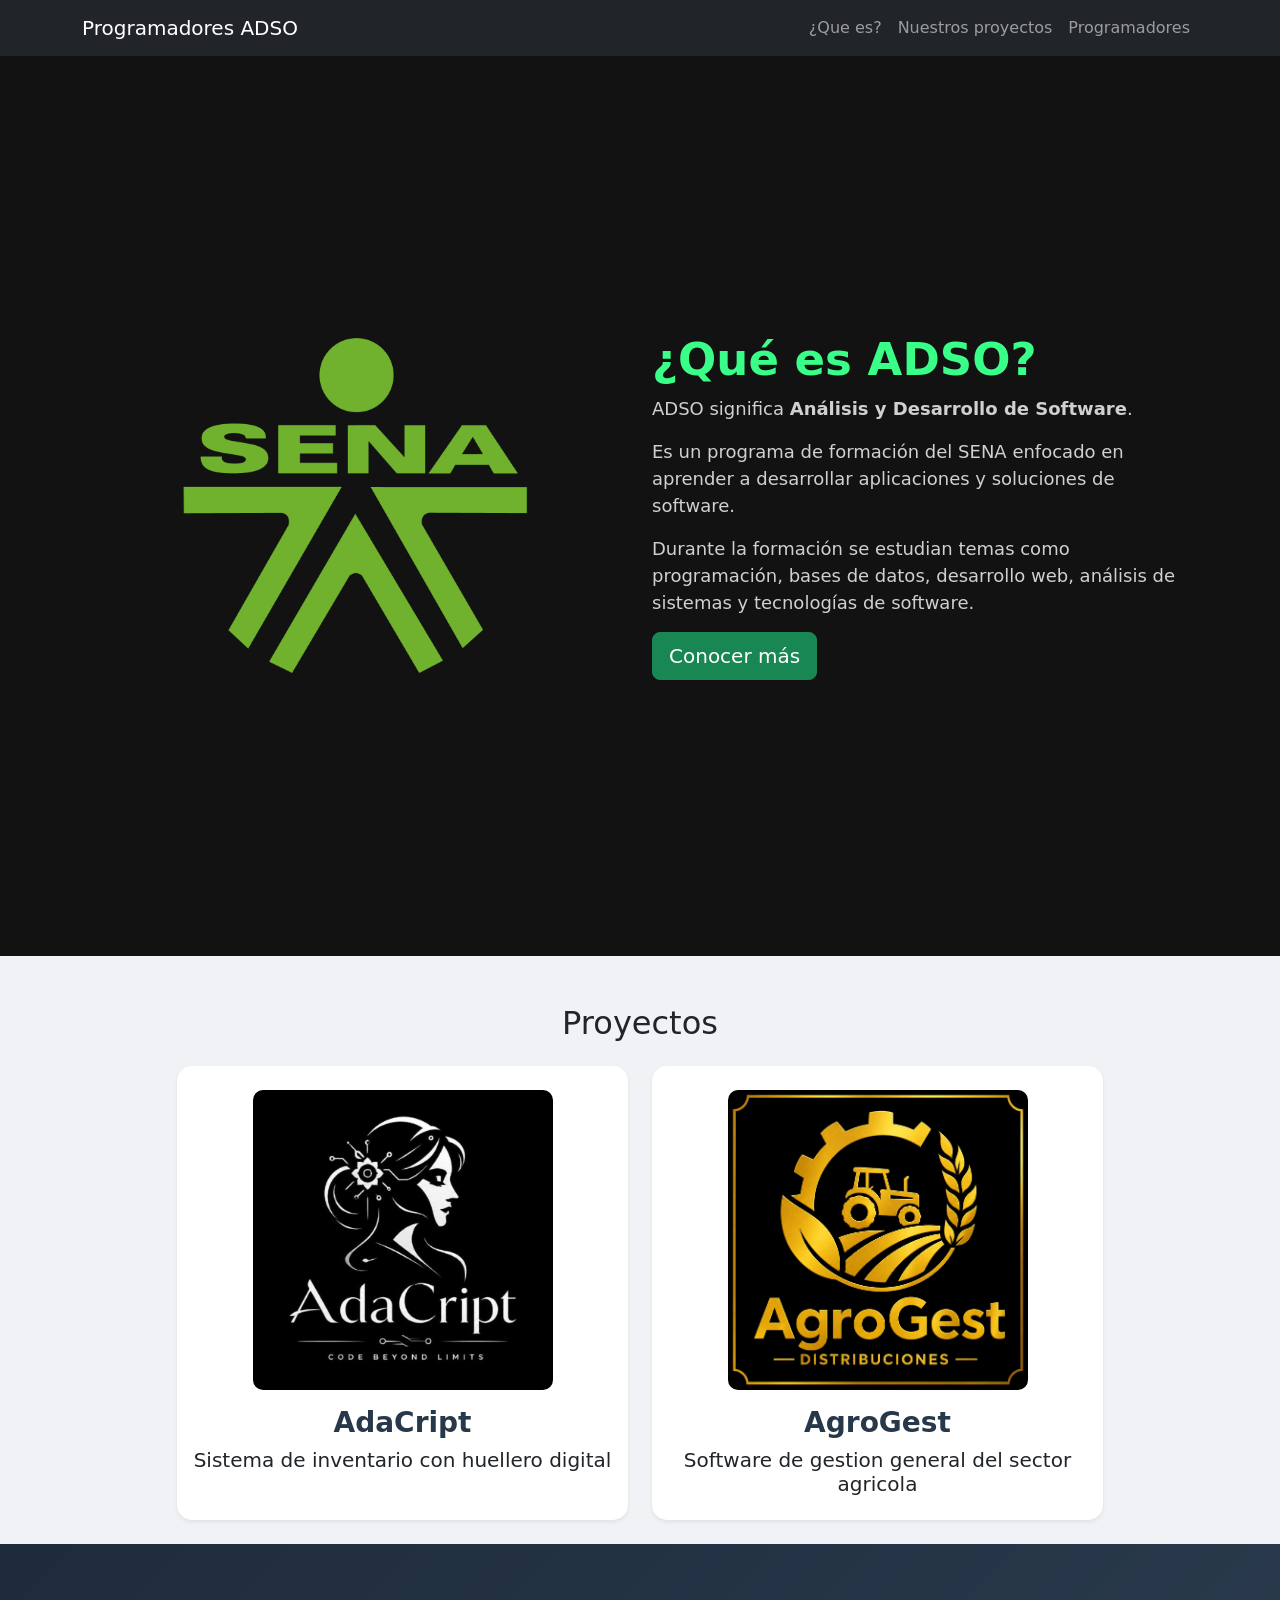
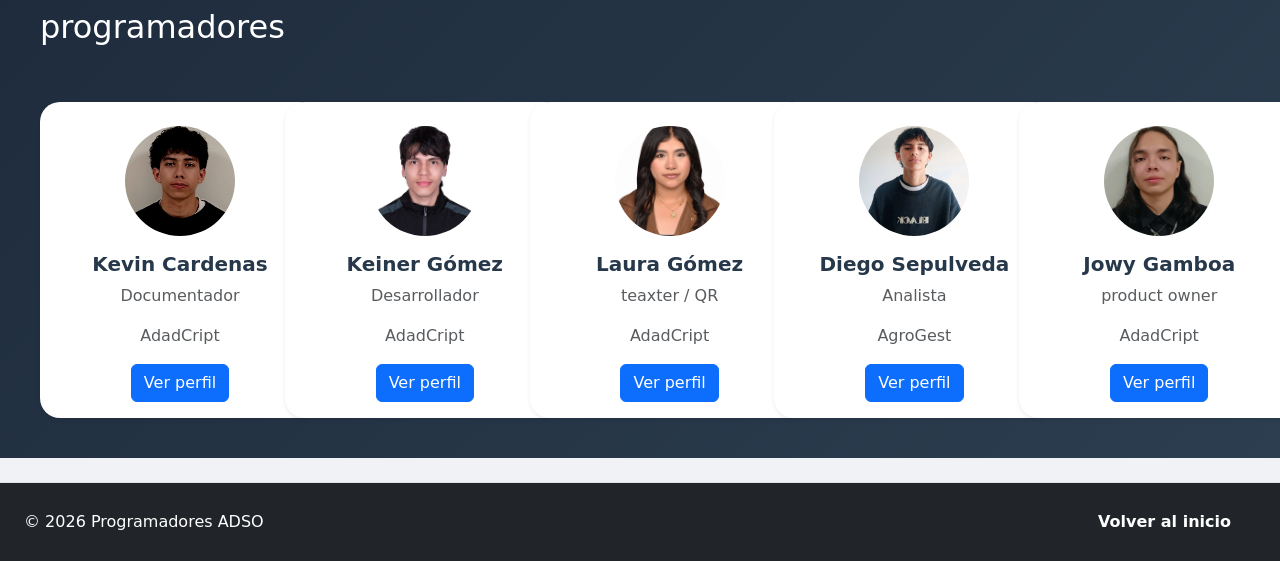
<file: index.html>
<!DOCTYPE html>
<html lang='en'>
<head>
    <meta charset='utf-8'>
    <meta name='viewport' content='width=device-width, initial-scale=1'>
    <title>Page Title</title>
    <link href="https://cdn.jsdelivr.net/npm/bootstrap@5.3.3/dist/css/bootstrap.min.css" rel="stylesheet">
    <link rel='stylesheet' href='CSS/style-CV.css'>
</head>
<body id="inicio">
    <nav class="navbar navbar-expand-lg navbar-dark bg-dark ">
    <div class="container">

        <a class="navbar-brand" href="#inicio">
            Programadores ADSO
        </a>

        <button class="navbar-toggler"
                type="button"
                data-bs-toggle="collapse"
                data-bs-target="#menu">
            <span class="navbar-toggler-icon"></span>
        </button>

        <div class="collapse navbar-collapse" id="menu">
            <ul class="navbar-nav ms-auto">
                <li class="nav-item">
                    <a class="nav-link" href="#ques">¿Que es?</a>
                </li>
                <li class="nav-item">
                    <a class="nav-link" href="#nuespro">Nuestros proyectos</a>
                </li>
                <li class="nav-item">
                    <a class="nav-link" href="#Progra">Programadores</a>
                </li>
            </ul>
        </div>  
    </div>
</nav>

<div class="pagina" id="ques">

        <div class="container">
            <div class="row align-items-center">

                <!-- Imagen -->
                <div class="col-md-6 text-center mb-5 mb-md-0">
                    <img
                        src="img/logo-sena.png"
                        alt="Logo del SENA"
                        class="img-fluid imagen"
                    >
                </div>

                <!-- Texto -->
                <div class="col-md-6">

                    <h1 class="titulo">
                        ¿Qué es ADSO?
                    </h1>

                    <p class="texto">
                        ADSO significa
                        <strong>Análisis y Desarrollo de Software</strong>.
                    </p>

                    <p class="texto">
                        Es un programa de formación del SENA enfocado en
                        aprender a desarrollar aplicaciones y soluciones
                        de software.
                    </p>

                    <p class="texto">
                        Durante la formación se estudian temas como
                        programación, bases de datos, desarrollo web,
                        análisis de sistemas y tecnologías de software.
                    </p>
                    <a href="https://betowa.sena.edu.co/oferta/analisis-y-desarrollo-de-software?offertype=company&programId=136456&modality=P">
                        <button class="btn btn-success btn-lg">Conocer más</button>
                    </a>
                </div>

            </div>
        </div>

    </div>

<div id="nuespro">
<section class="container my-5">

    <h2 class="text-center mb-4">Proyectos</h2>

    <div class="row justify-content-center g-4">

        <!-- Proyecto 1 -->
        <div class="col-md-5">
            <div class="card proyecto-card shadow-sm h-100">

                <div class="d-flex justify-content-center mt-4">
                    <img src="img/AdaCript 2026-09-23 at 9.32.31 PM.jpeg"
                         class="proyecto-img"
                         alt="Proyecto 1">
                </div>

                <div class="card-body text-center">
                    <h3 class="card-title">AdaCript</h3>
                    <h5>Sistema de inventario con huellero digital</h5>
                </div>

            </div>
        </div>

        <!-- Proyecto 2 -->
        <div class="col-md-5">
            <div class="card proyecto-card shadow-sm h-100">

                <div class="d-flex justify-content-center mt-4">
                    <img src="img/agroGest2026-09-23 at 9.29.56 PM.jpeg"
                         class="proyecto-img"
                         alt="Proyecto 2">
                </div>

                <div class="card-body text-center">
                    <h3 class="card-title">AgroGest</h3>
                    <h5>Software de gestion general del sector agricola</h5>
                </div>

            </div>
        </div>

    </div>
</section>

</div>
<div id="Progra" class="cv-header row align-items-center g-4">
    <h2>programadores</h2>
    <div class="container mt-5">
    <div class="row row-cols-1 row-cols-sm-2 row-cols-md-3 row-cols-lg-5 g-4">

        <div class="col">
            <div class="card perfil-card text-center shadow-sm h-100">
                <img src="img/foto-kevin.jpeg"
                     class="rounded-circle perfil-foto mx-auto mt-4"
                     alt="Foto">

                <div class="card-body">
                    <h5 class="card-title">Kevin Cardenas</h5>
                    <p class="card-text text-muted">Documentador</p>
                    <p class="card-text text-muted">AdadCript</p>
                    <a href="hojaVidaCardenas.html">
                        <button class="btn btn-primary">Ver perfil</button>
                    </a>
                </div>
            </div>
        </div>

        <div class="col">
            <div class="card perfil-card text-center shadow-sm h-100">
                <img src="img/keinerfoto.jpeg"
                     class="rounded-circle perfil-foto mx-auto mt-4"
                     alt="Foto">

                <div class="card-body">
                    <h5 class="card-title">Keiner Gómez</h5>
                    <p class="card-text text-muted">Desarrollador</p>
                    <p class="card-text text-muted">AdadCript</p>
                    <a href="index-cv-keiner.html">
                        <button class="btn btn-primary">Ver perfil</button>
                    </a>
                </div>
            </div>
        </div>
        <div class="col">
            <div class="card perfil-card text-center shadow-sm h-100">
                <img src="img/laura-foto.jpeg"
                     class="rounded-circle perfil-foto mx-auto mt-4"
                     alt="Foto">

                <div class="card-body">
                    <h5 class="card-title">Laura Gómez</h5>
                    <p class="card-text text-muted">teaxter / QR</p>
                    <p class="card-text text-muted">AdadCript</p>
                    <a href="index-cv-laura.html">
                        <button class="btn btn-primary">Ver perfil</button>
                    </a>
                </div>
            </div>
        </div>

        <div class="col">
            <div class="card perfil-card text-center shadow-sm h-100">
                <img src="img/foto-diego.jpeg"
                     class="rounded-circle perfil-foto mx-auto mt-4"
                     alt="Foto">

                <div class="card-body">
                    <h5 class="card-title">Diego Sepulveda</h5>
                    <p class="card-text text-muted">Analista</p>
                    <p class="card-text text-muted">AgroGest</p>
                    <a href="index-cv-diego.html">
                        <button class="btn btn-primary">Ver perfil</button>
                    </a>
                </div>
            </div>
        </div>

        <div class="col">
            <div class="card perfil-card text-center shadow-sm h-100">
                <img src="img/foto-jowy.jpeg"
                     class="rounded-circle perfil-foto mx-auto mt-4"
                     alt="Foto">

                <div class="card-body">
                    <h5 class="card-title">Jowy Gamboa</h5>
                    <p class="card-text text-muted">product owner</p>
                    <p class="card-text text-muted">AdadCript</p>
                    <a href="index-CV-jowy.html">
                        <button class="btn btn-primary">Ver perfil</button>
                    </a>
                </div>
            </div>
        </div>

    </div>
</div>
</div>
  <footer id="mi-footer" class="d-flex flex-wrap justify-content-between align-items-center py-3 mt-4 mb-0 border-top text-bg-dark w-100 px-4">
    <div class="col-md-4 d-flex align-items-center">
        <span class="mb-0 text-white">
            © 2026 Programadores ADSO
        </span>
    </div>

        <a href="#inicio" class="btn btn-inicio text-bg-dark text-decoration-none">
            <i class="bi bi-arrow-up-circle me-2"></i> Volver al inicio
        </a>
    </div>
</footer>
  <script src="https://cdn.jsdelivr.net/npm/bootstrap@5.3.3/dist/js/bootstrap.bundle.min.js"></script>
</body>
</html>
</file>
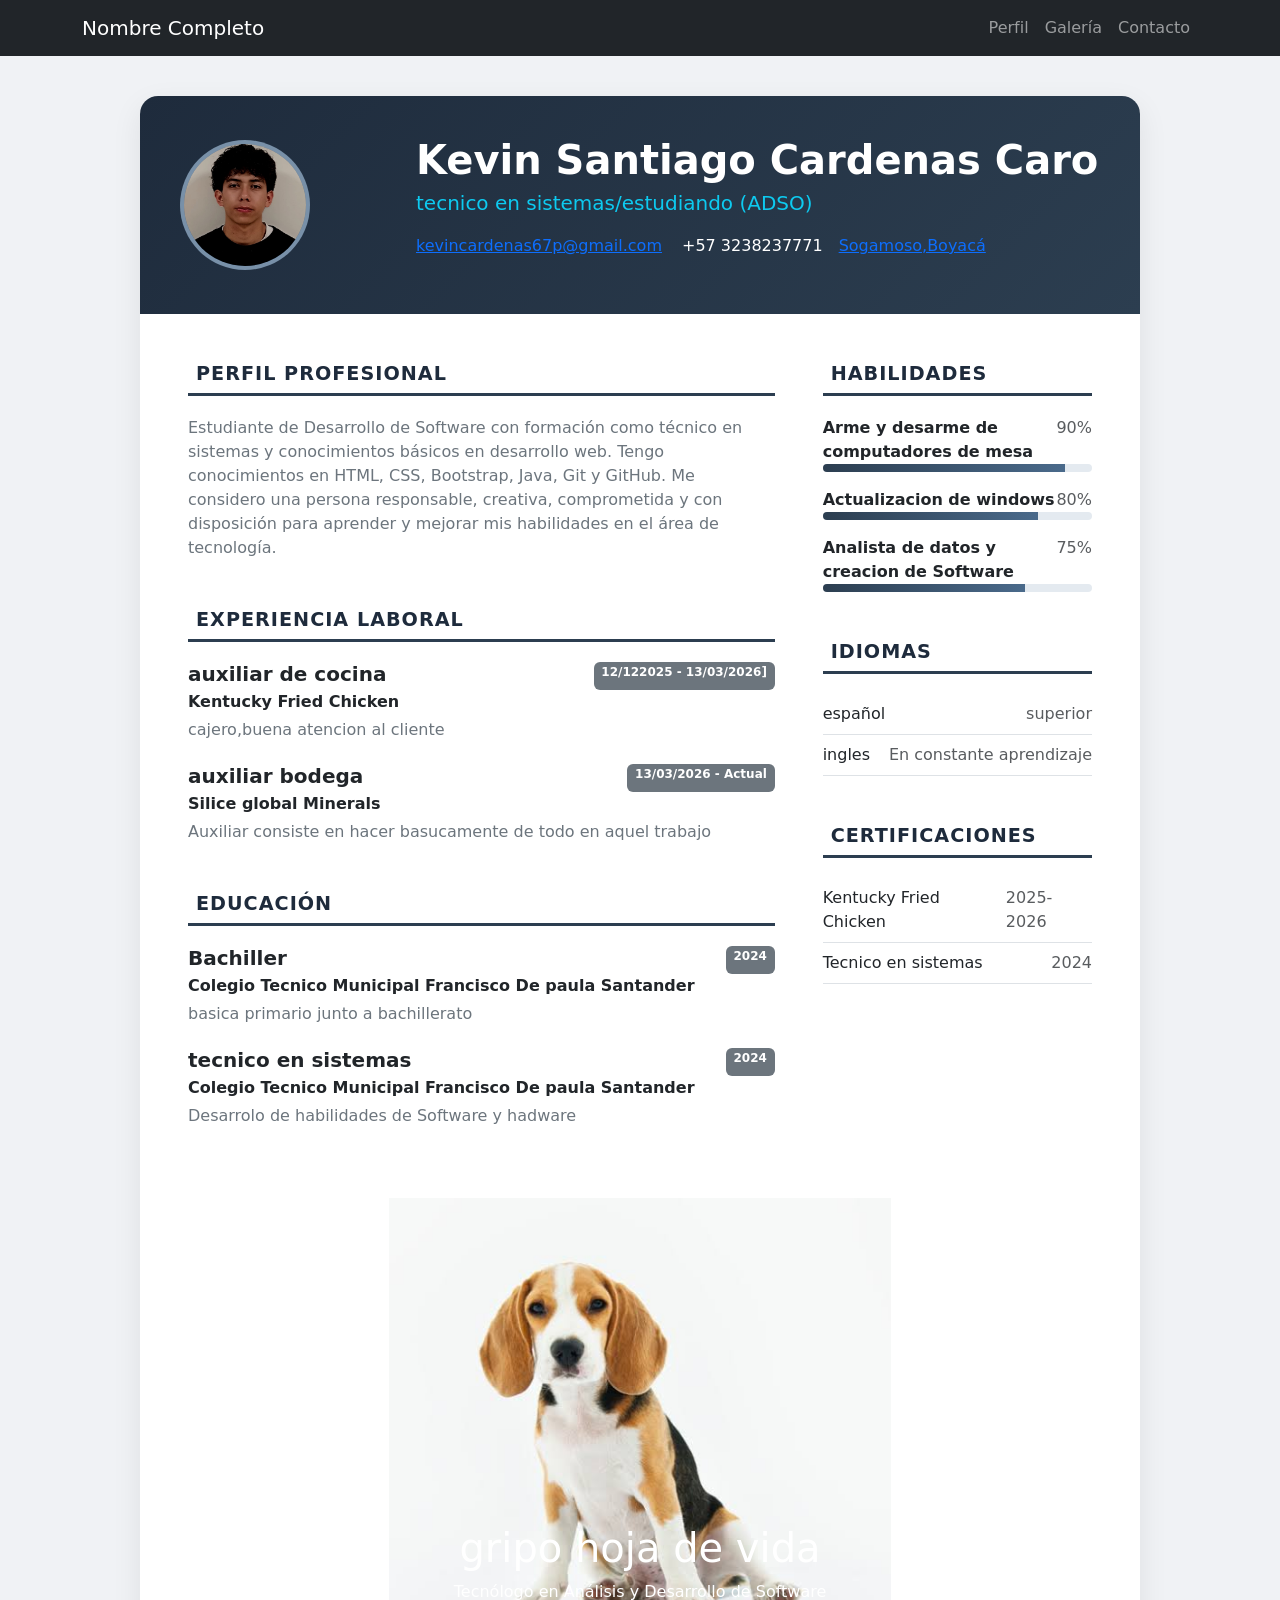
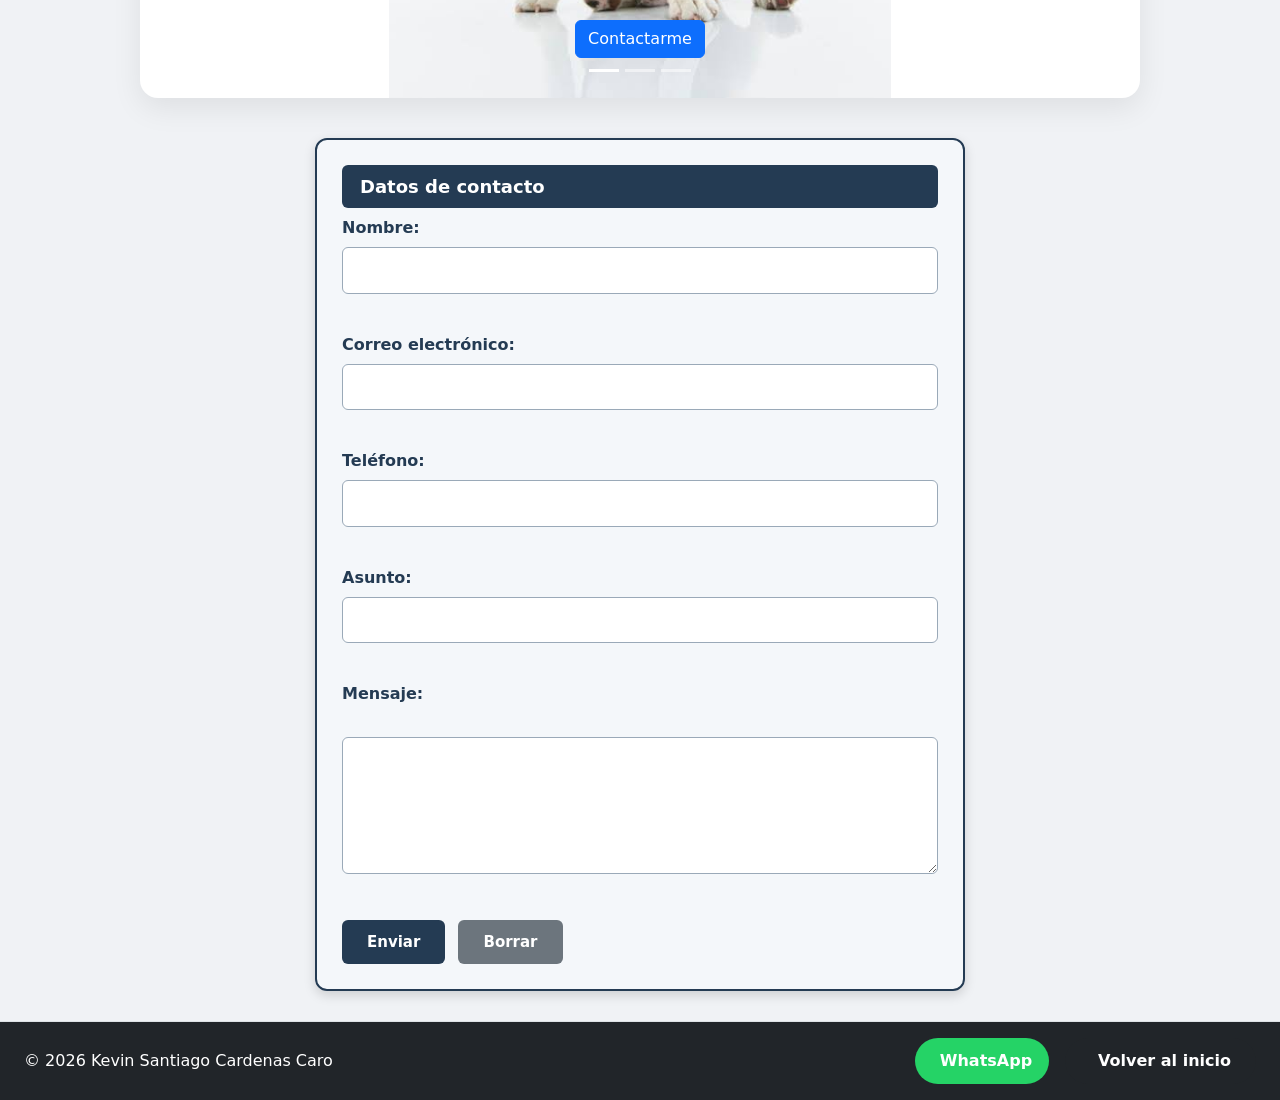
<file: hojaVidaCardenas.html>
<!DOCTYPE html>
<html lang="es">
<head>
    <meta charset="UTF-8">
    <meta name="viewport" content="width=device-width, initial-scale=1.0">
    <title>CV-Bootstrap</title>
    <link href="https://cdn.jsdelivr.net/npm/bootstrap@5.3.3/dist/css/bootstrap.min.css" rel="stylesheet">
    <link rel='stylesheet' href='CSS/style-CV.css'>

</head>

<body id="inicio">

<nav class="navbar navbar-expand-lg navbar-dark bg-dark ">
    <div class="container">

        <a class="navbar-brand" href="#inicio">
            Nombre Completo
        </a>

        <button class="navbar-toggler"
                type="button"
                data-bs-toggle="collapse"
                data-bs-target="#menu">
            <span class="navbar-toggler-icon"></span>
        </button>

        <div class="collapse navbar-collapse" id="menu">
            <ul class="navbar-nav ms-auto">
                <li class="nav-item">
                    <a class="nav-link" href="#perfil1">Perfil</a>
                </li>
                <li class="nav-item">
                    <a class="nav-link" href="#miCarrusel">Galería</a>
                </li>
                <li class="nav-item">
                    <a href="#mi-footer" class="nav-link">Contacto</a>
                </li>
            </ul>
        </div>  
    </div>
</nav>

  <!-- ===== CONTENEDOR CV ===== -->
  <div class="cv-container" id="inicio">

    <!-- ===== CABECERA ===== -->
    <div class="cv-header">
      <div class="row align-items-center g-4">
        <!-- Avatar -->
     <div class="col-md-3 text-center text-md-start">
    <div class="cv-avatar mx-auto mx-md-0">
        <img src="img/foto-kevin.jpeg" alt="">
    </div>
</div>
        <!-- Datos + Botones -->
        <div class="col-md-9">
          <h1 class="fw-bold mb-1">Kevin Santiago Cardenas Caro</h1>
          <p class="fs-5 text-info mb-3">tecnico en sistemas/estudiando (ADSO)</p>

          <div class="d-flex flex-wrap gap-3 mb-3">
            <a href="mailto:">kevincardenas67p@gmail.com</a>
            <span><i class="bi bi-telephone-fill me-1"></i> +57 3238237771</span>
            <a href="https://www.google.com/maps/@5.7573376,-72.9186304,14z?entry=ttu&g_ep=EgoyMDI2MDkyMC4wIKXMDSoASAFQAw%3D%3D" target="_blanck">Sogamoso,Boyacá</a>   
          </div>

          <!-- Botones -->
          <div class="d-flex flex-wrap gap-2">
           
            </a>
           
            </a>
          </div>
        </div>

      </div>
    </div>

    <!-- ===== CUERPO ===== -->
    <div class="p-4 p-md-5">
      <div class="row g-5">

        <!-- COLUMNA IZQUIERDA -->
        <div class="col-lg-8">

          <!-- Perfil -->
          <section id="perfil1" class="cv-seccion mb-5">
            <h2><i class="bi bi-person-badge me-2"></i> Perfil Profesional</h2>
            <p class="text-secondary">Estudiante de Desarrollo de Software con formación como técnico en sistemas y conocimientos básicos en desarrollo web. Tengo conocimientos en HTML, CSS, Bootstrap, Java, Git y GitHub. Me considero una persona responsable, creativa, comprometida y con disposición para aprender y mejorar mis habilidades en el área de tecnología.</p>
          </section>

          <!-- Experiencia -->
          <section class="cv-seccion mb-5">
            <h2><i class="bi bi-briefcase-fill me-2"></i> Experiencia Laboral</h2>
            <div class="cv-item">
              <div class="d-flex justify-content-between flex-wrap">
                <h5 class="fw-bold mb-1">auxiliar de cocina</h5>
                <span class="badge bg-secondary">12/122025 - 13/03/2026]</span>
              </div>
              <p class="fw-semibold text-dark mb-1">Kentucky Fried Chicken</p>
              <p class="text-secondary">cajero,buena atencion al cliente</p>
            </div>

            <div class="cv-item">
              <div class="d-flex justify-content-between flex-wrap">
                <h5 class="fw-bold mb-1">auxiliar bodega</h5>
                <span class="badge bg-secondary">13/03/2026 - Actual</span>
              </div>
              <p class="fw-semibold text-dark mb-1">Silice global Minerals</p>
              <p class="text-secondary">Auxiliar consiste en hacer basucamente de todo en aquel trabajo</p>
            </div>
          </section>

          <!-- Educación -->
          <section class="cv-seccion">
            <h2><i class="bi bi-mortarboard-fill me-2"></i> Educación</h2>

            <div class="cv-item">
              <div class="d-flex justify-content-between flex-wrap">
                <h5 class="fw-bold mb-1">Bachiller</h5>
                <span class="badge bg-secondary">2024</span>
              </div>
              <p class="fw-semibold text-dark mb-1">Colegio Tecnico Municipal Francisco De paula Santander</p>
              <p class="text-secondary">basica primario junto a bachillerato</p>
            </div>

            <div class="cv-item">
              <div class="d-flex justify-content-between flex-wrap">
                <h5 class="fw-bold mb-1">tecnico en sistemas</h5>
                <span class="badge bg-secondary">2024</span>
              </div>
              <p class="fw-semibold text-dark mb-1">Colegio Tecnico Municipal Francisco De paula Santander</p>
              <p class="text-secondary">Desarrolo de habilidades de Software y hadware</p>
            </div>
          </section>

        </div>

        <!-- COLUMNA DERECHA -->
        <div class="col-lg-4">

          <!-- Habilidades -->
          <section class="cv-seccion mb-5">
            <h2><i class="bi bi-gear-fill me-2"></i> Habilidades</h2>

            <div class="mb-3">
              <div class="d-flex justify-content-between">
                <span class="fw-semibold">Arme y desarme de computadores de mesa </span>
                <span class="text-muted">90%</span>
              </div>
              <div class="barra"><div class="progreso" style="width:90%"></div></div>
            </div>

            <div class="mb-3">
              <div class="d-flex justify-content-between">
                <span class="fw-semibold">Actualizacion de windows </span>
                <span class="text-muted">80%</span>
              </div>
              <div class="barra"><div class="progreso" style="width:80%"></div></div>
            </div>

            <div class="mb-3">
              <div class="d-flex justify-content-between">
                <span class="fw-semibold">Analista de datos y creacion de Software</span>
                <span class="text-muted">75%</span>
              </div>
              <div class="barra"><div class="progreso" style="width:75%"></div></div>
            </div>
          </section>

          <!-- Idiomas -->
          <section class="cv-seccion mb-5">
            <h2><i class="bi bi-globe2 me-2"></i> Idiomas</h2>
            <ul class="list-unstyled mb-0">
              <li class="d-flex justify-content-between border-bottom py-2">
                <span>español</span><span class="text-muted">superior</span>
              </li>
              <li class="d-flex justify-content-between border-bottom py-2">
                <span>ingles</span><span class="text-muted">En constante aprendizaje</span>
              </li>
            </ul>
          </section>

          <!-- Certificaciones -->
          <section class="cv-seccion">
            <h2><i class="bi bi-award-fill me-2"></i> Certificaciones</h2>
            <ul class="list-unstyled mb-0">
              <li class="d-flex justify-content-between border-bottom py-2">
                <span>Kentucky Fried Chicken</span><span class="text-muted">2025-2026</span>
              </li>
              <li class="d-flex justify-content-between border-bottom py-2">
                <span>Tecnico en sistemas</span><span class="text-muted">2024</span>
              </li>
            </ul>
          </section>

        </div>
      </div>
    </div>

<main id="inicio">

    <div id="miCarrusel"
         class="carousel slide"
         data-bs-ride="carousel">

        <div class="carousel-indicators">

            <button type="button"
                    data-bs-target="#miCarrusel"
                    data-bs-slide-to="0"
                    class="active">
            </button>

            <button type="button"
                    data-bs-target="#miCarrusel"
                    data-bs-slide-to="1">
            </button>

            <button type="button"
                    data-bs-target="#miCarrusel"
                    data-bs-slide-to="2">
            </button>

        </div>


        <div class="carousel-inner">

            <!-- Primera imagen -->
            <div class="carousel-item active">

                <img src="img/images (1).jpg"
                     class="d-block w-100"
                     style="height: 500px; object-fit: contain;"
                     alt="Foto personal">

                <div class="carousel-caption">
                    <h1>gripo hoja de vida </h1>

                    <p>
                        Tecnólogo en Análisis y Desarrollo de Software
                    </p>

                    <a href="#contacto"
                       class="btn btn-primary">
                        Contactarme
                    </a>
                </div>

            </div>

            <!-- Segunda -->
            <div class="carousel-item">
                
                <div class="bg-secondary"
                     style="height: 500px;">
                      <img src="img/istockphoto-542701780-612x612.jpg"
                     class="d-block w-100"
                     style="height: 500px; object-fit: contain;"
                     alt="Foto personal">
                </div>

                <div class="carousel-caption">

                    <h1>Desarrollo Web</h1>

                    <p>
                        Interesado en crear páginas web modernas
                        y funcionales.
                    </p>

                    <a href="#habilidades"
                       class="btn btn-primary">
                        Ver habilidades
                    </a>

                </div>

            </div>


            <!-- Tercera -->
            <div class="carousel-item">

                <div class="bg-dark"
                     style="height: 500px;">
                      <img src="img/images.jpg"
                     class="d-block w-100"
                     style="height: 500px; object-fit: contain;"
                     alt="Foto personal">
                </div>

                <div class="carousel-caption">

                    <h1>Mis proyectos</h1>

                    <p>
                        Conoce algunos de mis proyectos académicos.
                    </p>

                    <a href="#proyectos"
                       class="btn btn-primary">
                        Ver proyectos
                    </a>

                </div>

            </div>

        </div>


        <!-- Botón anterior -->
        <button class="carousel-control-prev"
                type="button"
                data-bs-target="#miCarrusel"
                data-bs-slide="prev">

            <span class="carousel-control-prev-icon"></span>

        </button>


        <!-- Botón siguiente -->
        <button class="carousel-control-next"
                type="button"
                data-bs-target="#miCarrusel"
                data-bs-slide="next">

            <span class="carousel-control-next-icon"></span>

        </button>

    </div>
  </div>
   <form action="#" method="GET">
                <fieldset>
                    <legend id="mi-legend" >Datos de contacto</legend>
                    <label for="nombre">
                        Nombre:
                    </label>
                    <input type="text"
                           id="nombre"
                           name="nombre"
                           required>
                    <br><br>
                    <label for="correo">
                        Correo electrónico:
                    </label>
                    <input type="email"
                           id="correo"
                           name="correo"
                           required>
                    <br><br>
                    <label for="telefono">
                        Teléfono:
                    </label>
                    <input type="tel"
                           id="telefono"
                           name="telefono">
                    <br><br>
                    <label for="asunto">
                        Asunto:
                    </label>
                    <input type="text"
                           id="asunto"
                           name="asunto">
                    <br><br>
                    <label for="mensaje">
                        Mensaje:
                    </label>
                    <br>
                    <textarea id="mensaje"
                              name="mensaje"
                              rows="5"
                              cols="40"></textarea>
                    <br><br>
                    <input class="boton-contacto"
                           type="submit"
                           value="Enviar">
                    <input class="boton-contacto limpiar"
                           type="reset"
                           value="Borrar">
                </fieldset>
            </form>
        </section>
  
  <footer id="mi-footer" class="d-flex flex-wrap justify-content-between align-items-center py-3 mt-4 mb-0 border-top text-bg-dark w-100 px-4">
    <div class="col-md-4 d-flex align-items-center">
        <span class="mb-0 text-white">
            © 2026 Kevin Santiago Cardenas Caro
        </span>
    </div>

    <div class="col-md-4 d-flex justify-content-end align-items-center gap-3" >
        <a href="https://wa.me" target="_blank" class="btn btn-whatsapp text-white rounded-pill px-3">
            <i class="bi bi-whatsapp me-2"></i> WhatsApp
        </a>
        <a href="#inicio" class="btn btn-inicio text-bg-dark text-decoration-none">
            <i class="bi bi-arrow-up-circle me-2"></i> Volver al inicio
        </a>
    </div>
</footer>
  <script src="https://cdn.jsdelivr.net/npm/bootstrap@5.3.3/dist/js/bootstrap.bundle.min.js"></script>
</body>
</html>
</file>
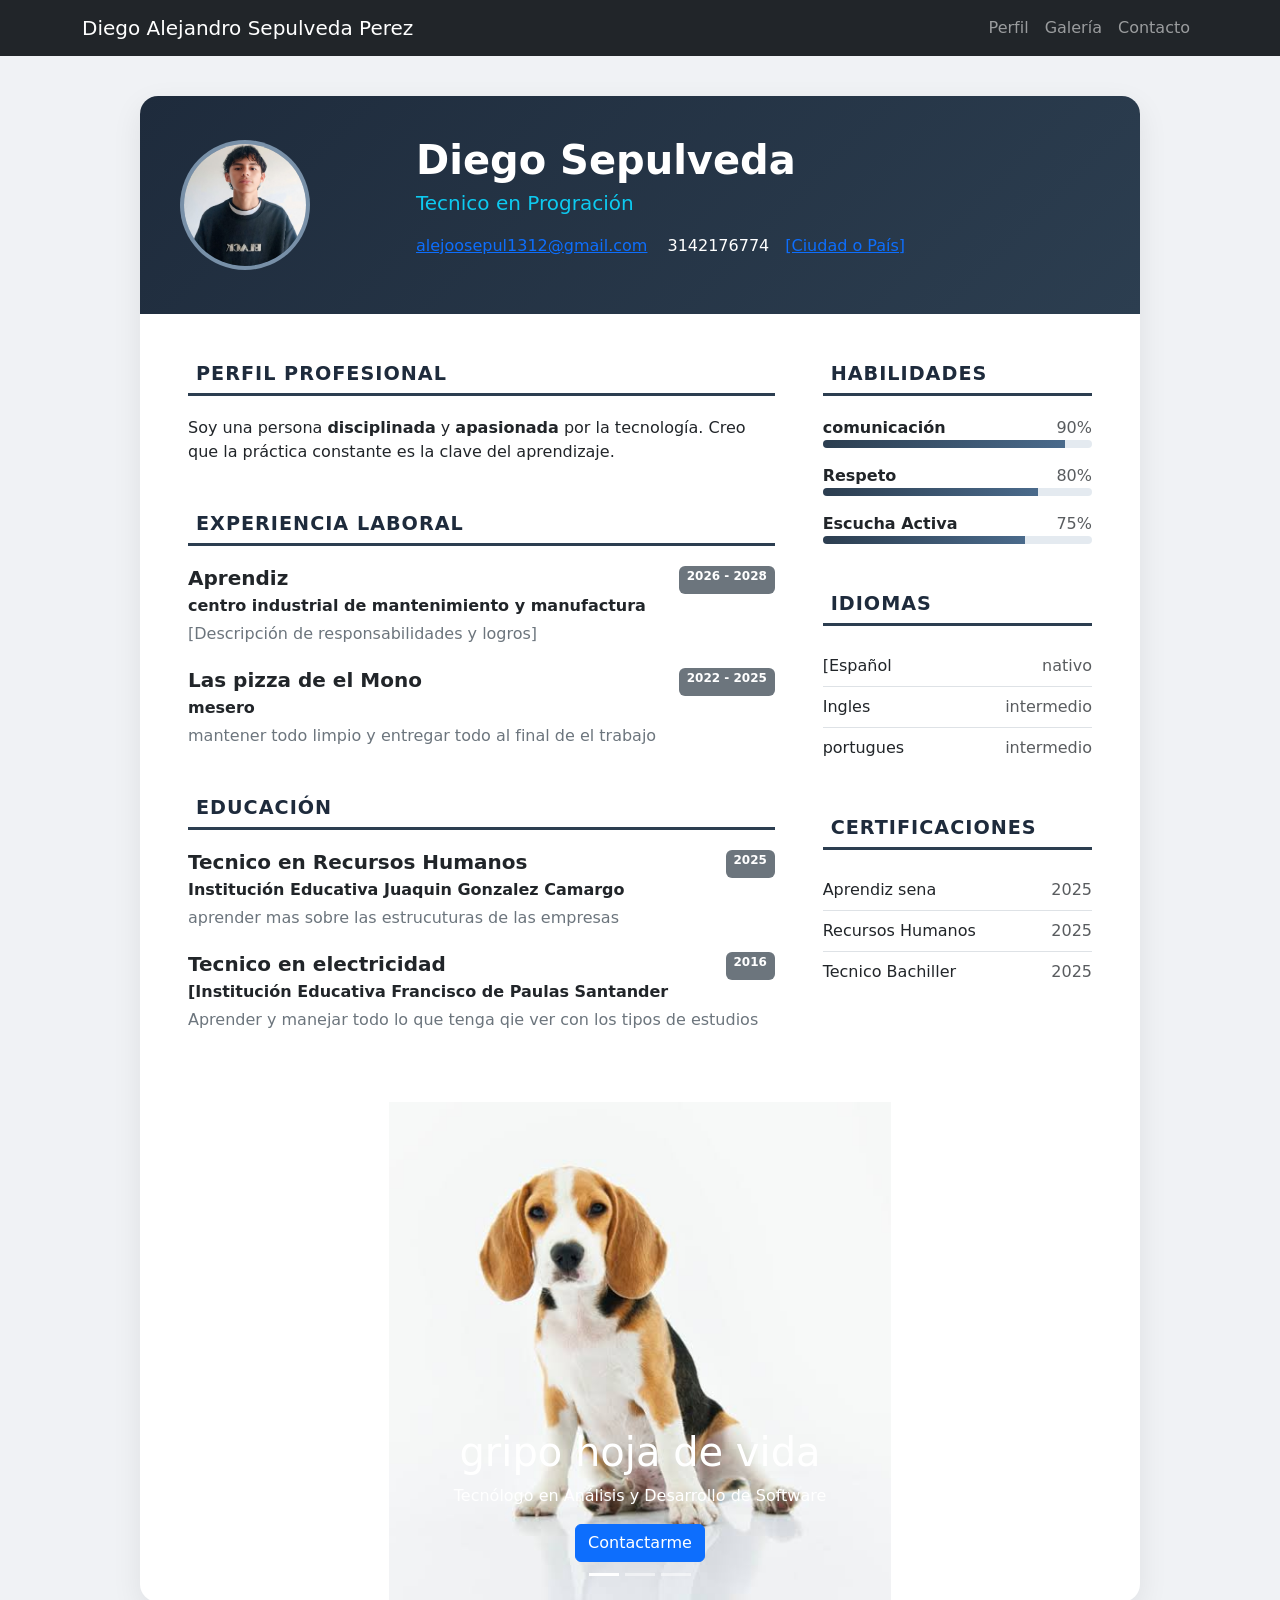
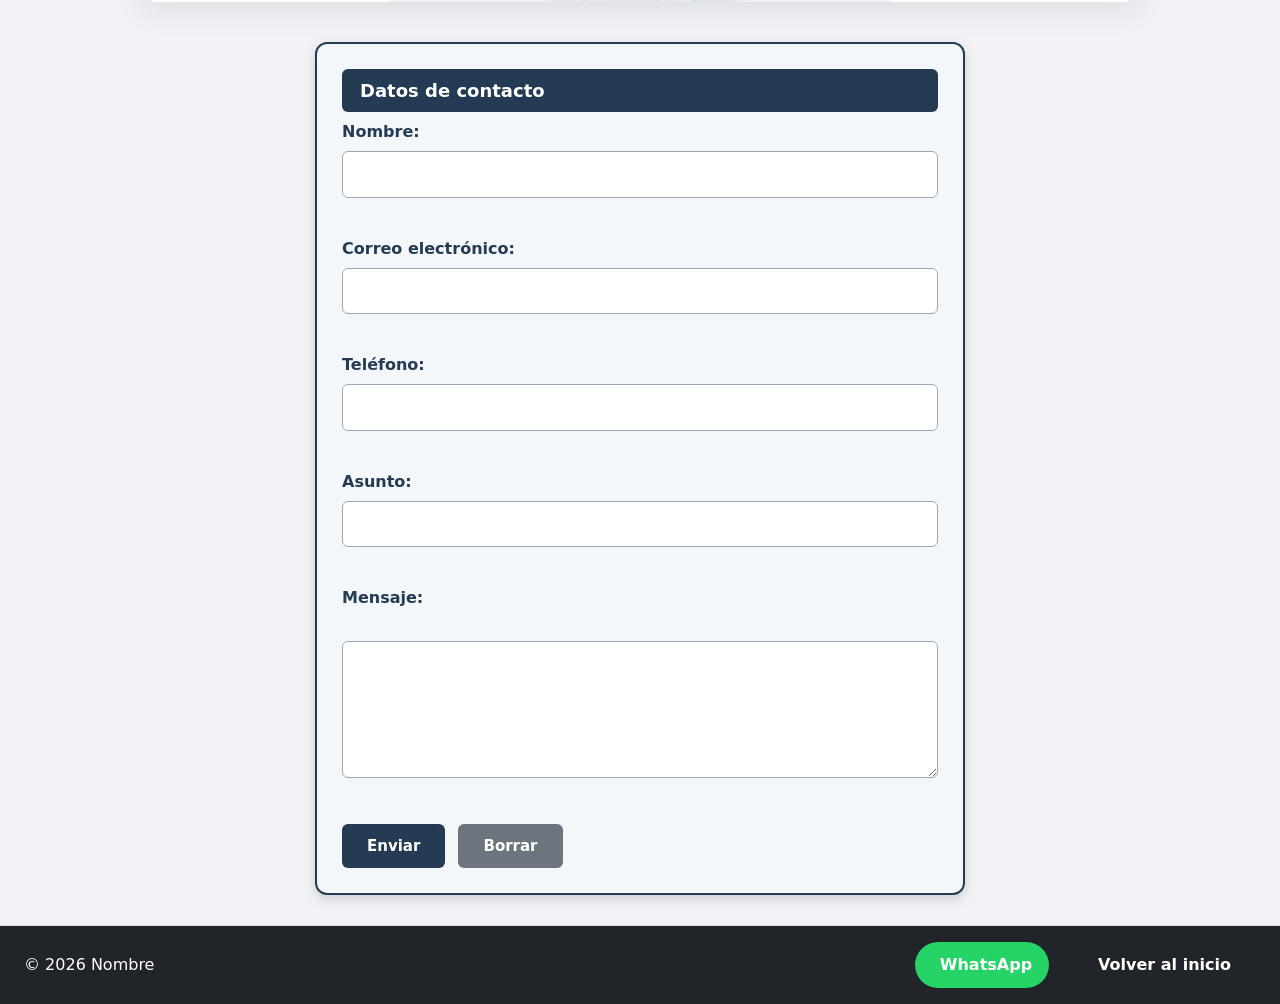
<file: index-cv-diego.html>
<!DOCTYPE html>
<html lang="es">
<head>
    <meta charset="UTF-8">
    <meta name="viewport" content="width=device-width, initial-scale=1.0">
    <title>CV-Bootstrap</title>
    <link href="https://cdn.jsdelivr.net/npm/bootstrap@5.3.3/dist/css/bootstrap.min.css" rel="stylesheet">
    <link rel='stylesheet' href='CSS/style-CV.css'>

</head>

<body id="diego">

<nav class="navbar navbar-expand-lg navbar-dark bg-dark ">
    <div class="container">

        <a class="navbar-brand" href="#inicio">
            Diego Alejandro Sepulveda Perez
        </a>

        <button class="navbar-toggler"
                type="button"
                data-bs-toggle="collapse"
                data-bs-target="#menu">
            <span class="navbar-toggler-icon"></span>
        </button>

        <div class="collapse navbar-collapse" id="menu">
            <ul class="navbar-nav ms-auto">
                <li class="nav-item">
                    <a class="nav-link" href="#perfil1">Perfil</a>
                </li>
                <li class="nav-item">
                    <a class="nav-link" href="#miCarrusel">Galería</a>
                </li>
                <li class="nav-item">
                    <a href="#mi-footer" class="nav-link">Contacto</a>
                </li>
            </ul>
        </div>  
    </div>
</nav>

  <!-- ===== CONTENEDOR CV ===== -->
  <div class="cv-container" id="inicio">

    <!-- ===== CABECERA ===== -->
    <div class="cv-header">
      <div class="row align-items-center g-4">
        <!-- Avatar -->
       <div class="col-md-3 text-center text-md-start">
    <div class="cv-avatar mx-auto mx-md-0">
        <img src="img/foto-diego.jpeg" alt="">
    </div>
</div>
        <!-- Datos + Botones -->
        <div class="col-md-9">
          <h1 class="fw-bold mb-1">Diego Sepulveda</h1>
          <p class="fs-5 text-info mb-3">Tecnico en Progración</p>

          <div class="d-flex flex-wrap gap-3 mb-3">
            <a href="mailto:">alejoosepul1312@gmail.com</a>
            <span><i class="bi bi-telephone-fill me-1"></i>3142176774</span>
            <a href="https://www.google.com/maps/@5.7573376,-72.9186304,14z?entry=ttu&g_ep=EgoyMDI2MDkyMC4wIKXMDSoASAFQAw%3D%3D" target="_blanck">[Ciudad o País]</a>   
          </div>

          <!-- Botones -->
          <div class="d-flex flex-wrap gap-2">
           
            </a>
           
            </a>
          </div>
        </div>

      </div>
    </div>

    <!-- ===== CUERPO ===== -->
    <div class="p-4 p-md-5">
      <div class="row g-5">

        <!-- COLUMNA IZQUIERDA -->
        <div class="col-lg-8">

          <!-- Perfil -->
          <section id="perfil1" class="cv-seccion mb-5">
            <h2><i class="bi bi-person-badge me-2"></i> Perfil Profesional</h2>
            <p class="text-secondary"><p>Soy una persona <strong>disciplinada</strong> y <strong>apasionada</strong> por la tecnología. Creo que la práctica constante es la clave del aprendizaje.</p></p>
          </section>

          <!-- Experiencia -->
          <section class="cv-seccion mb-5">
            <h2><i class="bi bi-briefcase-fill me-2"></i> Experiencia Laboral</h2>
            <div class="cv-item">
              <div class="d-flex justify-content-between flex-wrap">
                <h5 class="fw-bold mb-1">Aprendiz</h5>
                <span class="badge bg-secondary">2026 - 2028</span>
              </div>
              <p class="fw-semibold text-dark mb-1">centro industrial de mantenimiento y manufactura</p>
              <p class="text-secondary">[Descripción de responsabilidades y logros]</p>
            </div>

            <div class="cv-item">
              <div class="d-flex justify-content-between flex-wrap">
                <h5 class="fw-bold mb-1">Las pizza de el Mono</h5>
                <span class="badge bg-secondary">2022 - 2025</span>
              </div>
              <p class="fw-semibold text-dark mb-1">mesero</p>
              <p class="text-secondary">mantener todo limpio y entregar todo al final de el trabajo</p>
            </div>
          </section>

          <!-- Educación -->
          <section class="cv-seccion">
            <h2><i class="bi bi-mortarboard-fill me-2"></i> Educación</h2>

            <div class="cv-item">
              <div class="d-flex justify-content-between flex-wrap">
                <h5 class="fw-bold mb-1">Tecnico en Recursos Humanos</h5>
                <span class="badge bg-secondary">2025</span>
              </div>
              <p class="fw-semibold text-dark mb-1">Institución Educativa Juaquin Gonzalez Camargo</p>
              <p class="text-secondary">aprender mas sobre las estrucuturas de las empresas</p>
            </div>

            <div class="cv-item">
              <div class="d-flex justify-content-between flex-wrap">
                <h5 class="fw-bold mb-1">Tecnico en electricidad</h5>
                <span class="badge bg-secondary">2016</span>
              </div>
              <p class="fw-semibold text-dark mb-1">[Institución Educativa Francisco de Paulas Santander</p>
              <p class="text-secondary">Aprender y manejar todo lo que tenga qie ver con los tipos de estudios </p>
            </div>
          </section>

        </div>

        <!-- COLUMNA DERECHA -->
        <div class="col-lg-4">

          <!-- Habilidades -->
          <section class="cv-seccion mb-5">
            <h2><i class="bi bi-gear-fill me-2"></i> Habilidades</h2>

            <div class="mb-3">
              <div class="d-flex justify-content-between">
                <span class="fw-semibold">comunicación</span>
                <span class="text-muted">90%</span>
              </div>
              <div class="barra"><div class="progreso" style="width:90%"></div></div>
            </div>

            <div class="mb-3">
              <div class="d-flex justify-content-between">
                <span class="fw-semibold">Respeto</span>
                <span class="text-muted">80%</span>
              </div>
              <div class="barra"><div class="progreso" style="width:80%"></div></div>
            </div>

            <div class="mb-3">
              <div class="d-flex justify-content-between">
                <span class="fw-semibold">Escucha Activa</span>
                <span class="text-muted">75%</span>
              </div>
              <div class="barra"><div class="progreso" style="width:75%"></div></div>
            </div>
          </section>

          <!-- Idiomas -->
          <section class="cv-seccion mb-5">
            <h2><i class="bi bi-globe2 me-2"></i> Idiomas</h2>
            <ul class="list-unstyled mb-0">
              <li class="d-flex justify-content-between border-bottom py-2">
                <span>[Español</span><span class="text-muted">nativo</span>
              </li>
              <li class="d-flex justify-content-between border-bottom py-2">
                <span>Ingles</span><span class="text-muted">intermedio</span>
              </li>
              <li class="d-flex justify-content-between py-2">
                <span>portugues</span><span class="text-muted">intermedio</span>
              </li>
            </ul>
          </section>

          <!-- Certificaciones -->
          <section class="cv-seccion">
            <h2><i class="bi bi-award-fill me-2"></i> Certificaciones</h2>
            <ul class="list-unstyled mb-0">
              <li class="d-flex justify-content-between border-bottom py-2">
                <span>Aprendiz sena</span><span class="text-muted">2025</span>
              </li>
              <li class="d-flex justify-content-between border-bottom py-2">
                <span>Recursos Humanos</span><span class="text-muted">2025</span>
              </li>
              <li class="d-flex justify-content-between py-2">
                <span>Tecnico Bachiller</span><span class="text-muted">2025</span>
              </li>
            </ul>
          </section>

        </div>
      </div>
    </div>

<main id="inicio">

    <div id="miCarrusel"
         class="carousel slide"
         data-bs-ride="carousel">

        <div class="carousel-indicators">

            <button type="button"
                    data-bs-target="#miCarrusel"
                    data-bs-slide-to="0"
                    class="active">
            </button>

            <button type="button"
                    data-bs-target="#miCarrusel"
                    data-bs-slide-to="1">
            </button>

            <button type="button"
                    data-bs-target="#miCarrusel"
                    data-bs-slide-to="2">
            </button>

        </div>


        <div class="carousel-inner">

            <!-- Primera imagen -->
            <div class="carousel-item active">

                <img src="img/images (1).jpg"
                     class="d-block w-100"
                     style="height: 500px; object-fit: contain;"
                     alt="Foto personal">

                <div class="carousel-caption">
                    <h1>gripo hoja de vida </h1>

                    <p>
                        Tecnólogo en Análisis y Desarrollo de Software
                    </p>

                    <a href="#contacto"
                       class="btn btn-primary">
                        Contactarme
                    </a>
                </div>

            </div>

            <!-- Segunda -->
            <div class="carousel-item">
                
                <div class="bg-secondary"
                     style="height: 500px;">
                      <img src="img/istockphoto-542701780-612x612.jpg"
                     class="d-block w-100"
                     style="height: 500px; object-fit: contain;"
                     alt="Foto personal">
                </div>

                <div class="carousel-caption">

                    <h1>Desarrollo Web</h1>

                    <p>
                        Interesado en crear páginas web modernas
                        y funcionales.
                    </p>

                    <a href="#habilidades"
                       class="btn btn-primary">
                        Ver habilidades
                    </a>

                </div>

            </div>


            <!-- Tercera -->
            <div class="carousel-item">

                <div class="bg-dark"
                     style="height: 500px;">
                      <img src="img/images.jpg"
                     class="d-block w-100"
                     style="height: 500px; object-fit: contain;"
                     alt="Foto personal">
                </div>

                <div class="carousel-caption">

                    <h1>Mis proyectos</h1>

                    <p>
                        Conoce algunos de mis proyectos académicos.
                    </p>

                    <a href="#proyectos"
                       class="btn btn-primary">
                        Ver proyectos
                    </a>

                </div>

            </div>

        </div>


        <!-- Botón anterior -->
        <button class="carousel-control-prev"
                type="button"
                data-bs-target="#miCarrusel"
                data-bs-slide="prev">

            <span class="carousel-control-prev-icon"></span>

        </button>


        <!-- Botón siguiente -->
        <button class="carousel-control-next"
                type="button"
                data-bs-target="#miCarrusel"
                data-bs-slide="next">

            <span class="carousel-control-next-icon"></span>

        </button>

    </div>

    </div>
   
            <form action="#" method="GET">
                <fieldset>
                    <legend id="mi-legend" >Datos de contacto</legend>
                    <label for="nombre">
                        Nombre:
                    </label>
                    <input type="text"
                           id="nombre"
                           name="nombre"
                           required>
                    <br><br>
                    <label for="correo">
                        Correo electrónico:
                    </label>
                    <input type="email"
                           id="correo"
                           name="correo"
                           required>
                    <br><br>
                    <label for="telefono">
                        Teléfono:
                    </label>
                    <input type="tel"
                           id="telefono"
                           name="telefono">
                    <br><br>
                    <label for="asunto">
                        Asunto:
                    </label>
                    <input type="text"
                           id="asunto"
                           name="asunto">
                    <br><br>
                    <label for="mensaje">
                        Mensaje:
                    </label>
                    <br>
                    <textarea id="mensaje"
                              name="mensaje"
                              rows="5"
                              cols="40"></textarea>
                    <br><br>
                    <input class="boton-contacto"
                           type="submit"
                           value="Enviar">
                    <input class="boton-contacto limpiar"
                           type="reset"
                           value="Borrar">
                </fieldset>
            </form>
          </section>
    
  </div>
  <footer id="mi-footer" class="d-flex flex-wrap justify-content-between align-items-center py-3 mt-4 mb-0 border-top text-bg-dark w-100 px-4">
    <div class="col-md-4 d-flex align-items-center">
        <span class="mb-0 text-white">
            © 2026 Nombre
        </span>
    </div>

    <div class="col-md-4 d-flex justify-content-end align-items-center gap-3" >
        <a href="https://wa.me" target="_blank" class="btn btn-whatsapp text-white rounded-pill px-3">
            <i class="bi bi-whatsapp me-2"></i> WhatsApp
        </a>
        <a href="#inicio" class="btn btn-inicio text-bg-dark text-decoration-none">
            <i class="bi bi-arrow-up-circle me-2"></i> Volver al inicio
        </a>
    </div>
</footer>
  <script src="https://cdn.jsdelivr.net/npm/bootstrap@5.3.3/dist/js/bootstrap.bundle.min.js"></script>
</body>
</html>
</file>
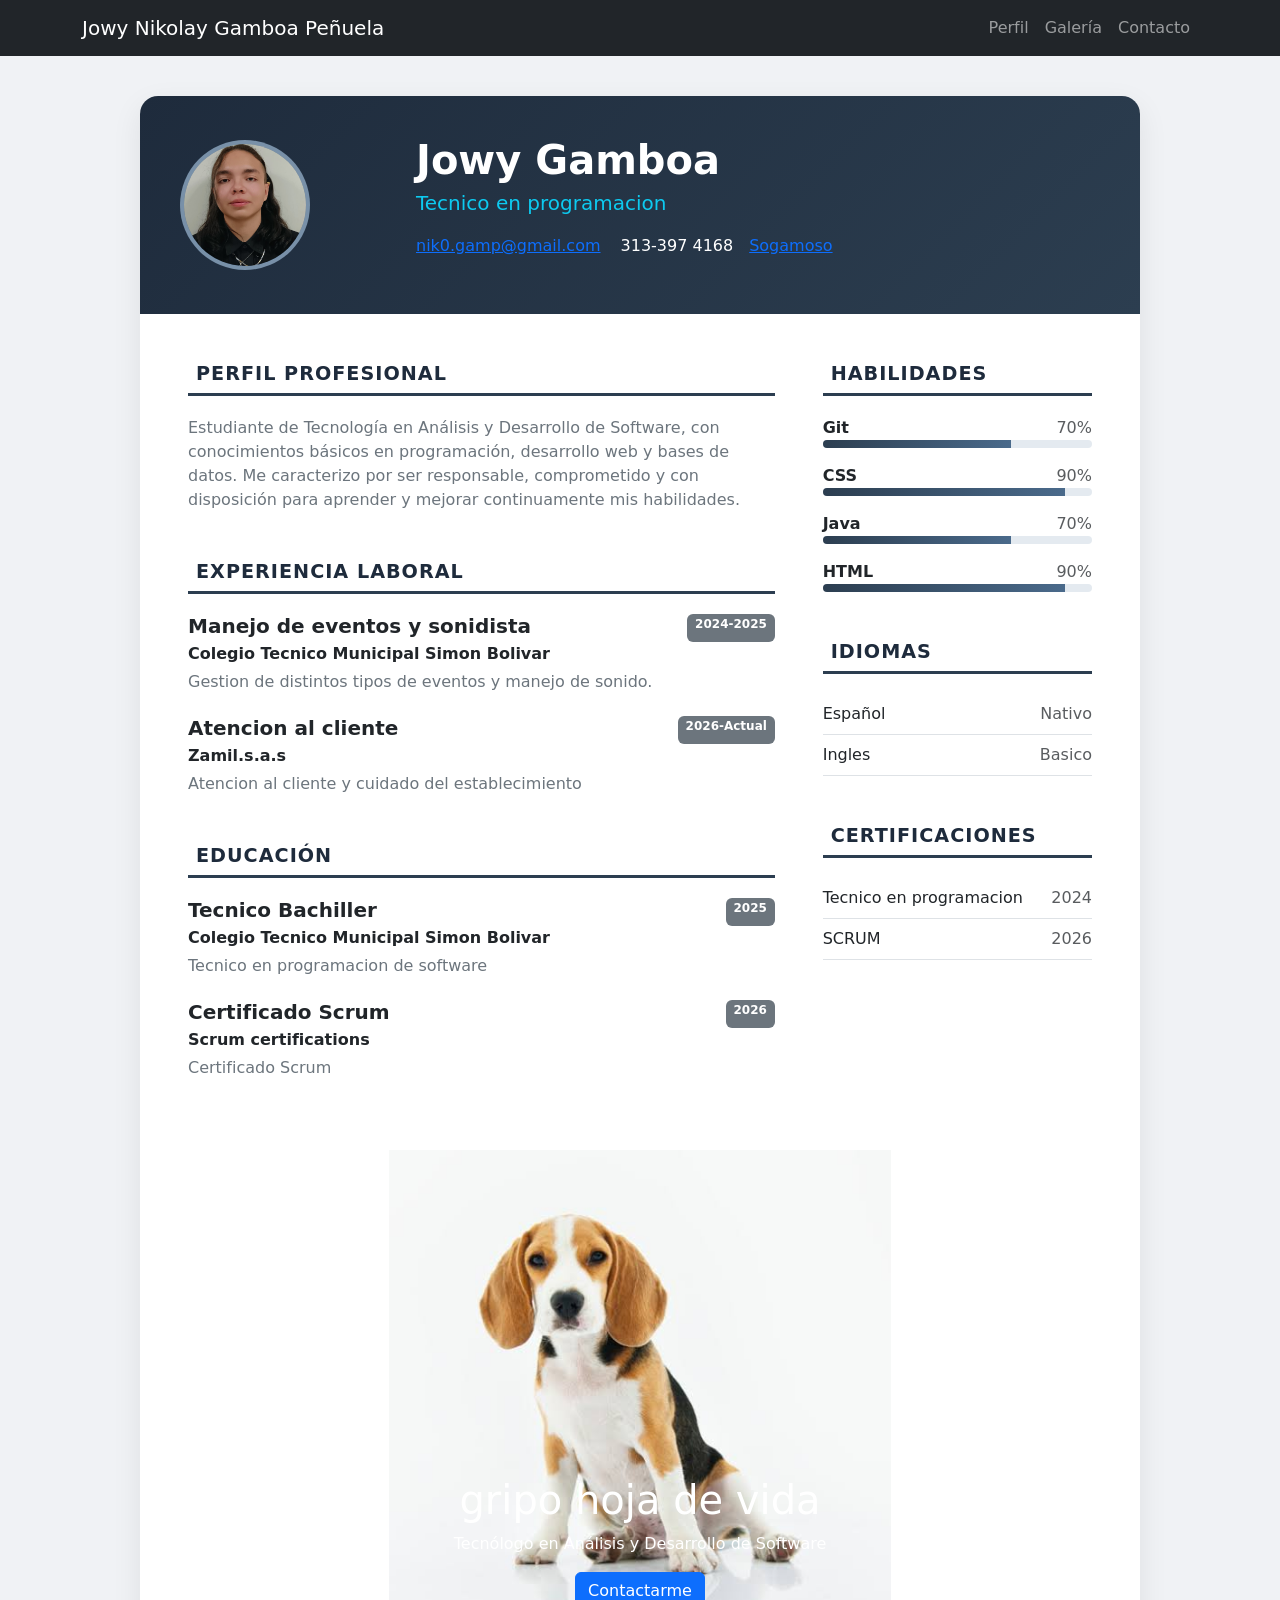
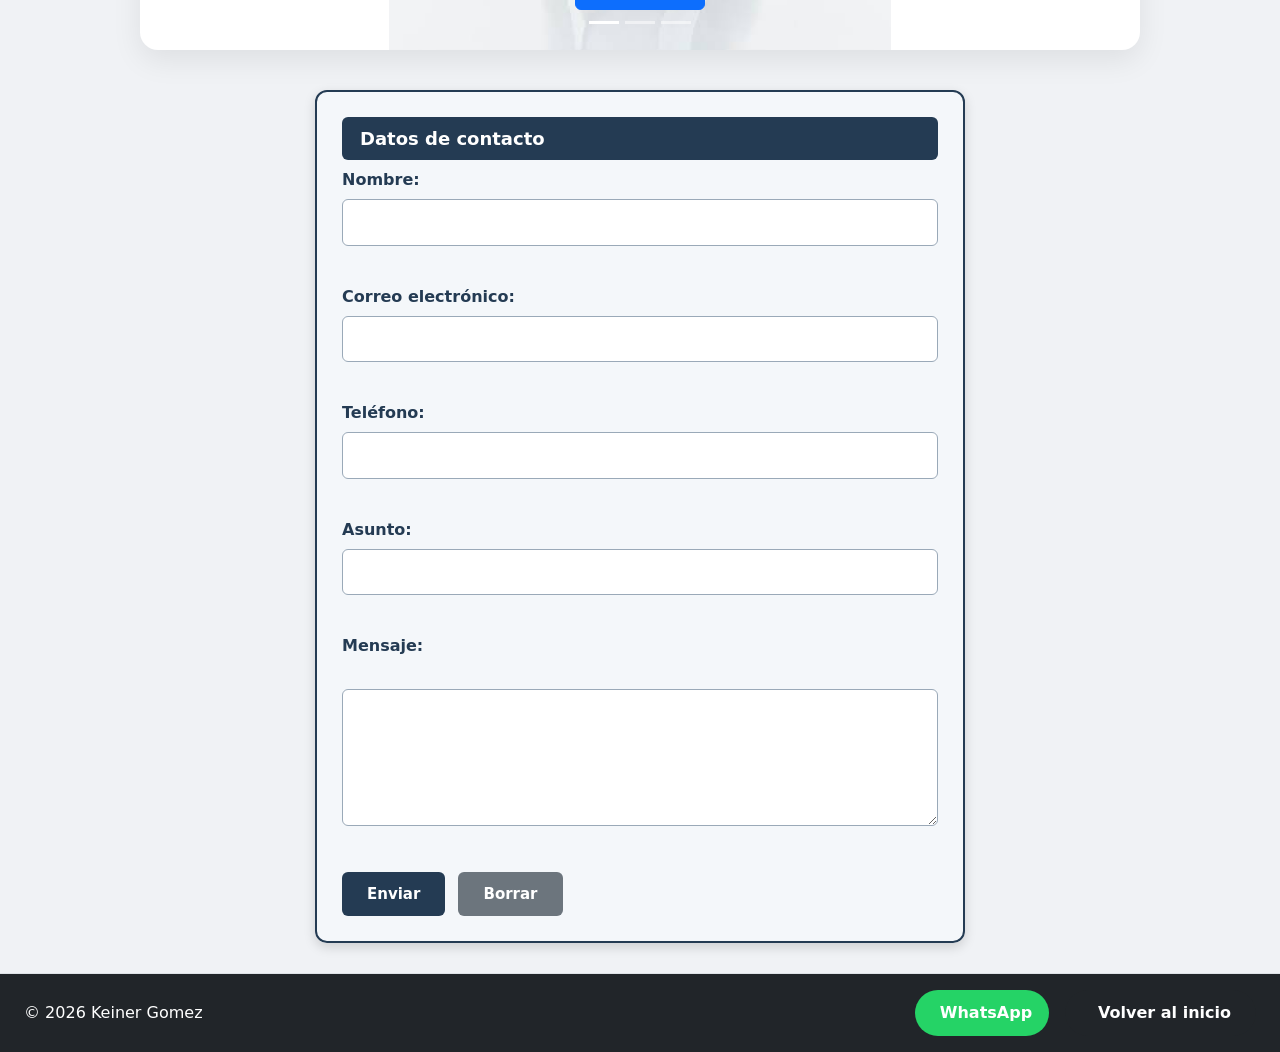
<file: index-CV-jowy.html>
<!DOCTYPE html>
<html lang="es">
<head>
    <meta charset="UTF-8">
    <meta name="viewport" content="width=device-width, initial-scale=1.0">
    <title>CV-Bootstrap</title>
    <link href="https://cdn.jsdelivr.net/npm/bootstrap@5.3.3/dist/css/bootstrap.min.css" rel="stylesheet">
    <link rel='stylesheet' href='CSS/style-CV.css'>

</head>

<body id="keiner">

<nav class="navbar navbar-expand-lg navbar-dark bg-dark ">
    <div class="container">

        <a class="navbar-brand" href="#inicio">
            Jowy Nikolay Gamboa Peñuela
        </a>

        <button class="navbar-toggler"
                type="button"
                data-bs-toggle="collapse"
                data-bs-target="#menu">
            <span class="navbar-toggler-icon"></span>
        </button>

        <div class="collapse navbar-collapse" id="menu">
            <ul class="navbar-nav ms-auto">
                <li class="nav-item">
                    <a class="nav-link" href="#perfil1">Perfil</a>
                </li>
                <li class="nav-item">
                    <a class="nav-link" href="#miCarrusel">Galería</a>
                </li>
                <li class="nav-item">
                    <a href="#mi-legend" class="nav-link">Contacto</a>
                </li>
            </ul>
        </div>  
    </div>
</nav>

  <!-- ===== CONTENEDOR CV ===== -->
  <div class="cv-container" id="inicio">

    <!-- ===== CABECERA ===== -->
    <div class="cv-header">
      <div class="row align-items-center g-4">
        <!-- Avatar -->
        <div class="col-md-3 text-center text-md-start">
    <div class="cv-avatar mx-auto mx-md-0">
        <img src="img/foto-jowy.jpeg" alt="">
    </div>
</div>
        <!-- Datos + Botones -->
        <div class="col-md-9">
          <h1 class="fw-bold mb-1">Jowy Gamboa</h1>
          <p class="fs-5 text-info mb-3">Tecnico en programacion</p>

          <div class="d-flex flex-wrap gap-3 mb-3">
            <a href="mailto:nik0.gamp@gmail.com">nik0.gamp@gmail.com</a>
            <span><i class="bi bi-telephone-fill me-1"></i>313-397 4168</span>
            <a href="https://www.google.com/maps/@5.7573376,-72.9186304,14z?entry=ttu&g_ep=EgoyMDI2MDkyMC4wIKXMDSoASAFQAw%3D%3D" target="_blanck">Sogamoso</a>   
          </div>

          <!-- Botones -->
          <div class="d-flex flex-wrap gap-2">
           
            </a>
           
            </a>
          </div>
        </div>

      </div>
    </div>

    <!-- ===== CUERPO ===== -->
    <div class="p-4 p-md-5">
      <div class="row g-5">

        <!-- COLUMNA IZQUIERDA -->
        <div class="col-lg-8">

          <!-- Perfil -->
          <section id="perfil1" class="cv-seccion mb-5">
            <h2><i class="bi bi-person-badge me-2"></i> Perfil Profesional</h2>
            <p class="text-secondary">Estudiante de Tecnología en Análisis y Desarrollo de Software, con conocimientos básicos en programación, desarrollo web y bases de datos. Me caracterizo por ser responsable, comprometido y con disposición para aprender y mejorar continuamente mis habilidades.</p>
          </section>

          <!-- Experiencia -->
          <section class="cv-seccion mb-5">
            <h2><i class="bi bi-briefcase-fill me-2"></i> Experiencia Laboral</h2>
            <div class="cv-item">
              <div class="d-flex justify-content-between flex-wrap">
                <h5 class="fw-bold mb-1">Manejo de eventos y sonidista</h5>
                <span class="badge bg-secondary">2024-2025</span>
              </div>
              <p class="fw-semibold text-dark mb-1">Colegio Tecnico Municipal Simon Bolivar</p>
              <p class="text-secondary">Gestion de distintos tipos de eventos y manejo de sonido.</p>
            </div>
            <div class="cv-item">
              <div class="d-flex justify-content-between flex-wrap">
                <h5 class="fw-bold mb-1">Atencion al cliente</h5>
                <span class="badge bg-secondary">2026-Actual</span>
              </div>
              <p class="fw-semibold text-dark mb-1">Zamil.s.a.s</p>
              <p class="text-secondary">Atencion al  cliente y cuidado del establecimiento</p>
            </div>

          </section>

          <!-- Educación -->
          <section class="cv-seccion">
            <h2><i class="bi bi-mortarboard-fill me-2"></i> Educación</h2>

            <div class="cv-item">
              <div class="d-flex justify-content-between flex-wrap">
                <h5 class="fw-bold mb-1">Tecnico Bachiller</h5>
                <span class="badge bg-secondary">2025</span>
              </div>
              <p class="fw-semibold text-dark mb-1">Colegio Tecnico Municipal Simon Bolivar</p>
              <p class="text-secondary">Tecnico en programacion de software</p>
            </div>
            
            <div class="cv-item">
              <div class="d-flex justify-content-between flex-wrap">
                <h5 class="fw-bold mb-1">Certificado Scrum</h5>
                <span class="badge bg-secondary">2026</span>
              </div>
              <p class="fw-semibold text-dark mb-1">Scrum certifications</p>
              <p class="text-secondary">Certificado Scrum</p>
            </div>

            
          </section>

        </div>

        <!-- COLUMNA DERECHA -->
        <div class="col-lg-4">

          <!-- Habilidades -->
          <section class="cv-seccion mb-5">
            <h2><i class="bi bi-gear-fill me-2"></i> Habilidades</h2>

            <div class="mb-3">
              <div class="d-flex justify-content-between">
                <span class="fw-semibold">Git</span>
                <span class="text-muted">70%</span>
              </div>
              <div class="barra"><div class="progreso" style="width:70%"></div></div>
            </div>

            <div class="mb-3">
              <div class="d-flex justify-content-between">
                <span class="fw-semibold">CSS</span>
                <span class="text-muted">90%</span>
              </div>
              <div class="barra"><div class="progreso" style="width:90%"></div></div>
            </div>

            <div class="mb-3">
              <div class="d-flex justify-content-between">
                <span class="fw-semibold">Java</span>
                <span class="text-muted">70%</span>
              </div>
              <div class="barra"><div class="progreso" style="width:70%"></div></div>
            </div>

          <div class="mb-3">
              <div class="d-flex justify-content-between">
                <span class="fw-semibold">HTML</span>
                <span class="text-muted">90%</span>
              </div>
              <div class="barra"><div class="progreso" style="width:90%"></div></div>
            </div>
          </section>

          <!-- Idiomas -->
          <section class="cv-seccion mb-5">
            <h2><i class="bi bi-globe2 me-2"></i> Idiomas</h2>
            <ul class="list-unstyled mb-0">
              <li class="d-flex justify-content-between border-bottom py-2">
                <span>Español</span><span class="text-muted">Nativo</span>
              </li>
              <li class="d-flex justify-content-between border-bottom py-2">
                <span>Ingles</span><span class="text-muted">Basico</span>
              </li>
        
            </ul>
          </section>

          <!-- Certificaciones -->
          <section class="cv-seccion">
            <h2><i class="bi bi-award-fill me-2"></i> Certificaciones</h2>
            <ul class="list-unstyled mb-0">
              <li class="d-flex justify-content-between border-bottom py-2">
                <span>Tecnico en programacion</span><span class="text-muted">2024</span>
              </li>
              <li class="d-flex justify-content-between border-bottom py-2">
                <span>SCRUM</span><span class="text-muted">2026</span>
              </li>
            </ul>
          </section>

        </div>
      </div>
    </div>

<main id="inicio">

    <div id="miCarrusel"
         class="carousel slide"
         data-bs-ride="carousel">

        <div class="carousel-indicators">

            <button type="button"
                    data-bs-target="#miCarrusel"
                    data-bs-slide-to="0"
                    class="active">
            </button>

            <button type="button"
                    data-bs-target="#miCarrusel"
                    data-bs-slide-to="1">
            </button>

            <button type="button"
                    data-bs-target="#miCarrusel"
                    data-bs-slide-to="2">
            </button>

        </div>


        <div class="carousel-inner">

            <!-- Primera imagen -->
            <div class="carousel-item active">

                <img src="img/images (1).jpg"
                     class="d-block w-100"
                     style="height: 500px; object-fit: contain;"
                     alt="Foto personal">

                <div class="carousel-caption">
                    <h1>gripo hoja de vida </h1>

                    <p>
                        Tecnólogo en Análisis y Desarrollo de Software
                    </p>

                    <a href="#contacto"
                       class="btn btn-primary">
                        Contactarme
                    </a>
                </div>

            </div>

            <!-- Segunda -->
            <div class="carousel-item">
                
                <div class="bg-secondary"
                     style="height: 500px;">
                      <img src="img/istockphoto-542701780-612x612.jpg"
                     class="d-block w-100"
                     style="height: 500px; object-fit: contain;"
                     alt="Foto personal">
                </div>

                <div class="carousel-caption">

                    <h1>Desarrollo Web</h1>

                    <p>
                        Interesado en crear páginas web modernas
                        y funcionales.
                    </p>

                    <a href="#habilidades"
                       class="btn btn-primary">
                        Ver habilidades
                    </a>

                </div>

            </div>


            <!-- Tercera -->
            <div class="carousel-item">

                <div class="bg-dark"
                     style="height: 500px;">
                      <img src="img/images.jpg"
                     class="d-block w-100"
                     style="height: 500px; object-fit: contain;"
                     alt="Foto personal">
                </div>

                <div class="carousel-caption">

                    <h1>Mis proyectos</h1>

                    <p>
                        Conoce algunos de mis proyectos académicos.
                    </p>

                    <a href="#proyectos"
                       class="btn btn-primary">
                        Ver proyectos
                    </a>

                </div>

            </div>

        </div>


        <!-- Botón anterior -->
        <button class="carousel-control-prev"
                type="button"
                data-bs-target="#miCarrusel"
                data-bs-slide="prev">

            <span class="carousel-control-prev-icon"></span>

        </button>


        <!-- Botón siguiente -->
        <button class="carousel-control-next"
                type="button"
                data-bs-target="#miCarrusel"
                data-bs-slide="next">

            <span class="carousel-control-next-icon"></span>

        </button>

    </div>
  </div>
   
            <form action="#" method="GET">
                <fieldset>
                    <legend id="mi-legend" >Datos de contacto</legend>
                    <label for="nombre">
                        Nombre:
                    </label>
                    <input type="text"
                           id="nombre"
                           name="nombre"
                           required>
                    <br><br>
                    <label for="correo">
                        Correo electrónico:
                    </label>
                    <input type="email"
                           id="correo"
                           name="correo"
                           required>
                    <br><br>
                    <label for="telefono">
                        Teléfono:
                    </label>
                    <input type="tel"
                           id="telefono"
                           name="telefono">
                    <br><br>
                    <label for="asunto">
                        Asunto:
                    </label>
                    <input type="text"
                           id="asunto"
                           name="asunto">
                    <br><br>
                    <label for="mensaje">
                        Mensaje:
                    </label>
                    <br>
                    <textarea id="mensaje"
                              name="mensaje"
                              rows="5"
                              cols="40"></textarea>
                    <br><br>
                    <input class="boton-contacto"
                           type="submit"
                           value="Enviar">
                    <input class="boton-contacto limpiar"
                           type="reset"
                           value="Borrar">
                </fieldset>
            </form>
        </section>
  <footer id="mi-footer" class="d-flex flex-wrap justify-content-between align-items-center py-3 mt-4 mb-0 border-top text-bg-dark w-100 px-4">
    <div class="col-md-4 d-flex align-items-center">
        <span class="mb-0 text-white">
            © 2026 Keiner Gomez
        </span>
    </div>

    <div class="col-md-4 d-flex justify-content-end align-items-center gap-3" >
        <a href="https://wa.me" target="_blank" class="btn btn-whatsapp text-white rounded-pill px-3">
            <i class="bi bi-whatsapp me-2"></i> WhatsApp
        </a>
        <a href="#inicio" class="btn btn-inicio text-bg-dark text-decoration-none">
            <i class="bi bi-arrow-up-circle me-2"></i> Volver al inicio
        </a>
    </div>
</footer>
  <script src="https://cdn.jsdelivr.net/npm/bootstrap@5.3.3/dist/js/bootstrap.bundle.min.js"></script>
</body>
</html>
</file>
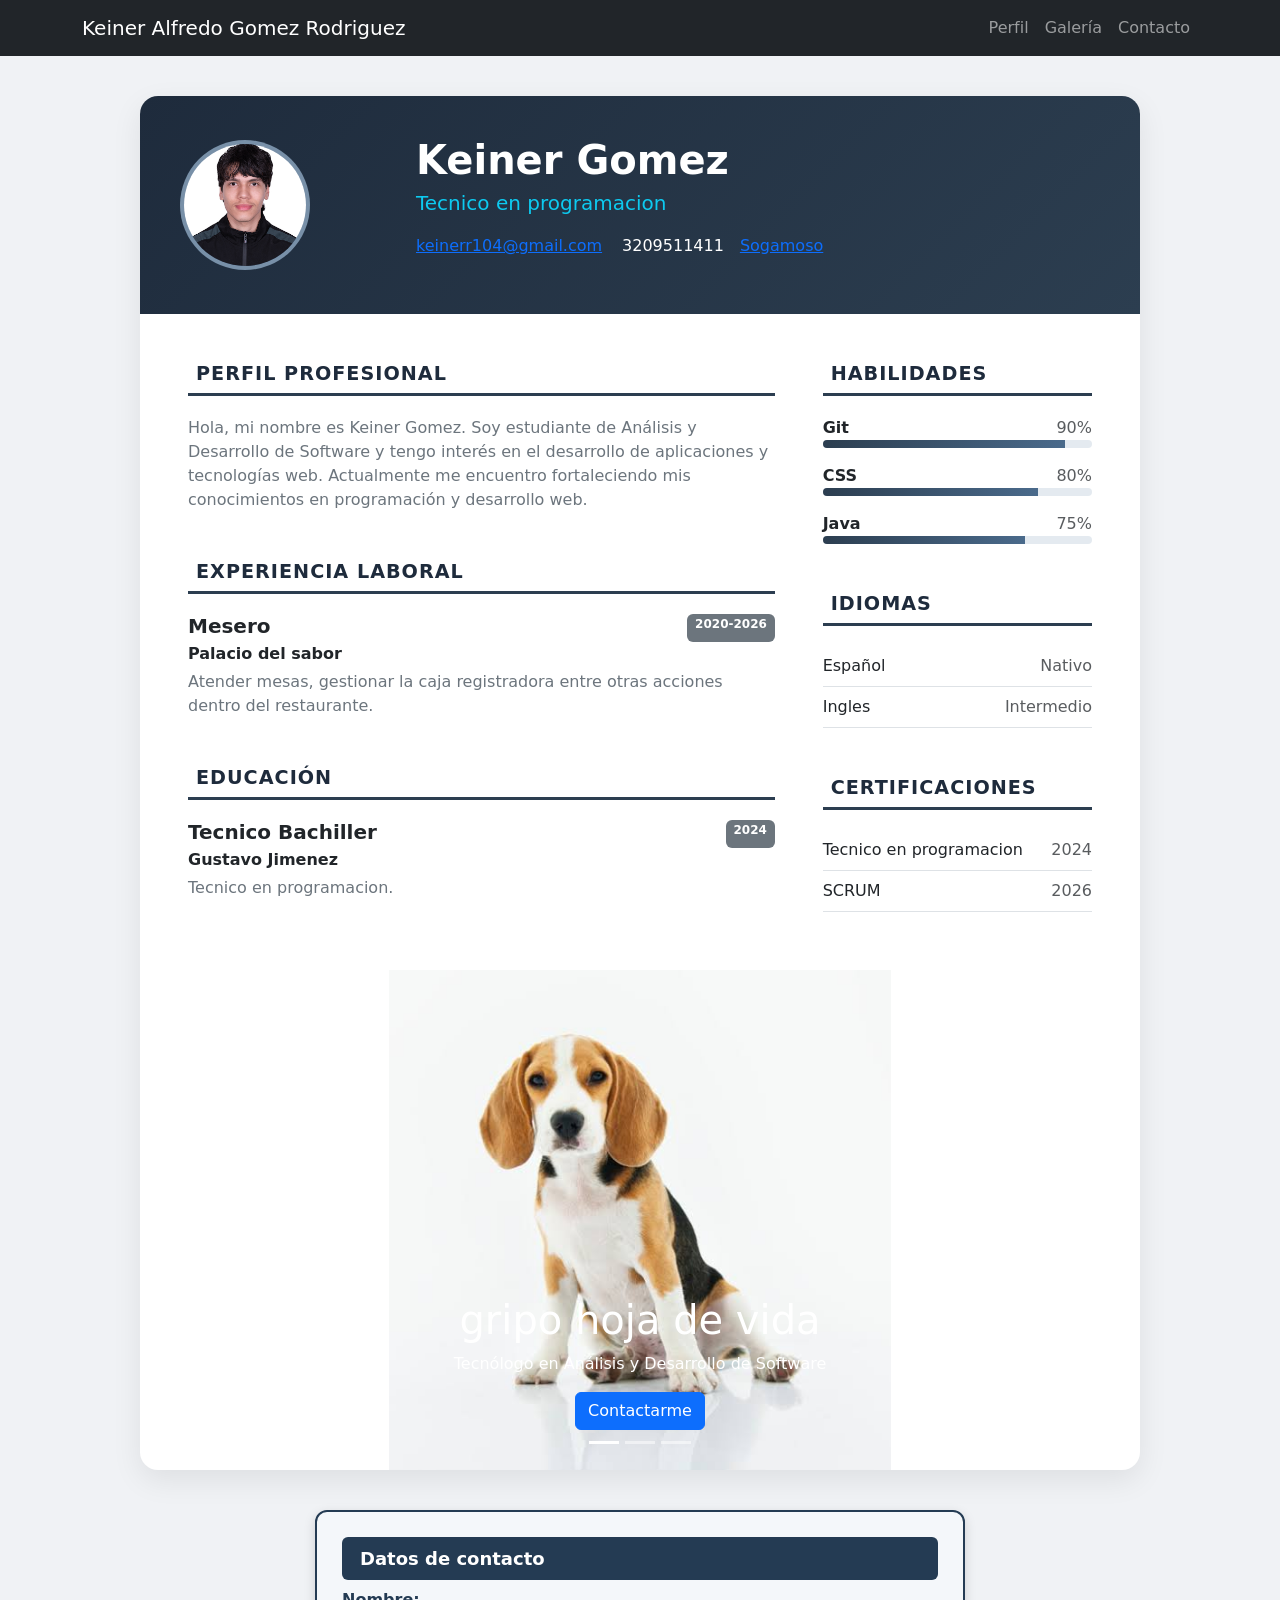
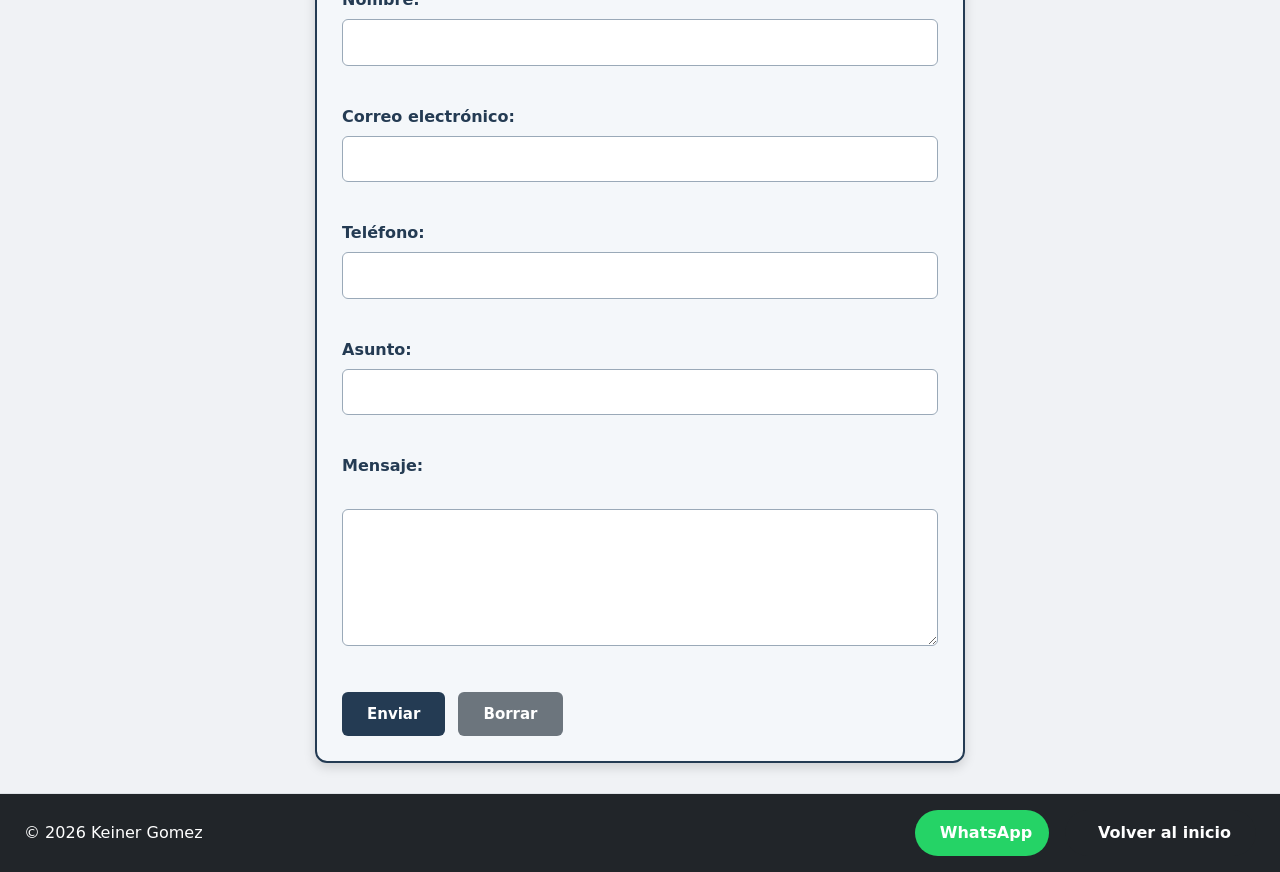
<file: index-cv-keiner.html>
<!DOCTYPE html>
<html lang="es">
<head>
    <meta charset="UTF-8">
    <meta name="viewport" content="width=device-width, initial-scale=1.0">
    <title>CV-Bootstrap</title>
    <link href="https://cdn.jsdelivr.net/npm/bootstrap@5.3.3/dist/css/bootstrap.min.css" rel="stylesheet">
    <link rel='stylesheet' href='CSS/style-CV.css'>

</head>

<body id="keiner">

<nav class="navbar navbar-expand-lg navbar-dark bg-dark ">
    <div class="container">

        <a class="navbar-brand" href="#inicio">
            Keiner Alfredo Gomez Rodriguez
        </a>

        <button class="navbar-toggler"
                type="button"
                data-bs-toggle="collapse"
                data-bs-target="#menu">
            <span class="navbar-toggler-icon"></span>
        </button>

        <div class="collapse navbar-collapse" id="menu">
            <ul class="navbar-nav ms-auto">
                <li class="nav-item">
                    <a class="nav-link" href="#perfil1">Perfil</a>
                </li>
                <li class="nav-item">
                    <a class="nav-link" href="#miCarrusel">Galería</a>
                </li>
                <li class="nav-item">
                    <a href="#mi-legend" class="nav-link">Contacto</a>
                </li>
            </ul>
        </div>  
    </div>
</nav>

  <!-- ===== CONTENEDOR CV ===== -->
  <div class="cv-container" id="inicio">

    <!-- ===== CABECERA ===== -->
    <div class="cv-header">
      <div class="row align-items-center g-4">
        <!-- Avatar -->
        <div class="col-md-3 text-center text-md-start">
    <div class="cv-avatar mx-auto mx-md-0">
        <img src="img/keinerfoto.jpeg" alt="">
    </div>
</div>
        <!-- Datos + Botones -->
        <div class="col-md-9">
          <h1 class="fw-bold mb-1">Keiner Gomez</h1>
          <p class="fs-5 text-info mb-3">Tecnico en programacion</p>

          <div class="d-flex flex-wrap gap-3 mb-3">
            <a href="mailto:">keinerr104@gmail.com</a>
            <span><i class="bi bi-telephone-fill me-1"></i>3209511411</span>
            <a href="https://www.google.com/maps/@5.7573376,-72.9186304,14z?entry=ttu&g_ep=EgoyMDI2MDkyMC4wIKXMDSoASAFQAw%3D%3D" target="_blanck">Sogamoso</a>   
          </div>

          <!-- Botones -->
          <div class="d-flex flex-wrap gap-2">
           
            </a>
           
            </a>
          </div>
        </div>

      </div>
    </div>

    <!-- ===== CUERPO ===== -->
    <div class="p-4 p-md-5">
      <div class="row g-5">

        <!-- COLUMNA IZQUIERDA -->
        <div class="col-lg-8">

          <!-- Perfil -->
          <section id="perfil1" class="cv-seccion mb-5">
            <h2><i class="bi bi-person-badge me-2"></i> Perfil Profesional</h2>
            <p class="text-secondary">Hola, mi nombre es Keiner Gomez. Soy estudiante de Análisis y Desarrollo de Software y tengo interés en el desarrollo de aplicaciones y tecnologías web.

Actualmente me encuentro fortaleciendo mis conocimientos en programación y desarrollo web.</p>
          </section>

          <!-- Experiencia -->
          <section class="cv-seccion mb-5">
            <h2><i class="bi bi-briefcase-fill me-2"></i> Experiencia Laboral</h2>
            <div class="cv-item">
              <div class="d-flex justify-content-between flex-wrap">
                <h5 class="fw-bold mb-1">Mesero</h5>
                <span class="badge bg-secondary">2020-2026</span>
              </div>
              <p class="fw-semibold text-dark mb-1">Palacio del sabor</p>
              <p class="text-secondary">Atender mesas, gestionar la caja registradora entre otras acciones dentro del restaurante.</p>
            </div>

          </section>

          <!-- Educación -->
          <section class="cv-seccion">
            <h2><i class="bi bi-mortarboard-fill me-2"></i> Educación</h2>

            <div class="cv-item">
              <div class="d-flex justify-content-between flex-wrap">
                <h5 class="fw-bold mb-1">Tecnico Bachiller</h5>
                <span class="badge bg-secondary">2024</span>
              </div>
              <p class="fw-semibold text-dark mb-1">Gustavo Jimenez</p>
              <p class="text-secondary">Tecnico en programacion.</p>
            </div>

            
          </section>

        </div>

        <!-- COLUMNA DERECHA -->
        <div class="col-lg-4">

          <!-- Habilidades -->
          <section class="cv-seccion mb-5">
            <h2><i class="bi bi-gear-fill me-2"></i> Habilidades</h2>

            <div class="mb-3">
              <div class="d-flex justify-content-between">
                <span class="fw-semibold">Git</span>
                <span class="text-muted">90%</span>
              </div>
              <div class="barra"><div class="progreso" style="width:90%"></div></div>
            </div>

            <div class="mb-3">
              <div class="d-flex justify-content-between">
                <span class="fw-semibold">CSS</span>
                <span class="text-muted">80%</span>
              </div>
              <div class="barra"><div class="progreso" style="width:80%"></div></div>
            </div>

            <div class="mb-3">
              <div class="d-flex justify-content-between">
                <span class="fw-semibold">Java</span>
                <span class="text-muted">75%</span>
              </div>
              <div class="barra"><div class="progreso" style="width:75%"></div></div>
            </div>
          </section>

          <!-- Idiomas -->
          <section class="cv-seccion mb-5">
            <h2><i class="bi bi-globe2 me-2"></i> Idiomas</h2>
            <ul class="list-unstyled mb-0">
              <li class="d-flex justify-content-between border-bottom py-2">
                <span>Español</span><span class="text-muted">Nativo</span>
              </li>
              <li class="d-flex justify-content-between border-bottom py-2">
                <span>Ingles</span><span class="text-muted">Intermedio</span>
              </li>
        
            </ul>
          </section>

          <!-- Certificaciones -->
          <section class="cv-seccion">
            <h2><i class="bi bi-award-fill me-2"></i> Certificaciones</h2>
            <ul class="list-unstyled mb-0">
              <li class="d-flex justify-content-between border-bottom py-2">
                <span>Tecnico en programacion</span><span class="text-muted">2024</span>
              </li>
              <li class="d-flex justify-content-between border-bottom py-2">
                <span>SCRUM</span><span class="text-muted">2026</span>
              </li>
            </ul>
          </section>

        </div>
      </div>
    </div>

<main id="inicio">

    <div id="miCarrusel"
         class="carousel slide"
         data-bs-ride="carousel">

        <div class="carousel-indicators">

            <button type="button"
                    data-bs-target="#miCarrusel"
                    data-bs-slide-to="0"
                    class="active">
            </button>

            <button type="button"
                    data-bs-target="#miCarrusel"
                    data-bs-slide-to="1">
            </button>

            <button type="button"
                    data-bs-target="#miCarrusel"
                    data-bs-slide-to="2">
            </button>

        </div>


        <div class="carousel-inner">

            <!-- Primera imagen -->
            <div class="carousel-item active">

                <img src="img/images (1).jpg"
                     class="d-block w-100"
                     style="height: 500px; object-fit: contain;"
                     alt="Foto personal">

                <div class="carousel-caption">
                    <h1>gripo hoja de vida </h1>

                    <p>
                        Tecnólogo en Análisis y Desarrollo de Software
                    </p>

                    <a href="#contacto"
                       class="btn btn-primary">
                        Contactarme
                    </a>
                </div>

            </div>

            <!-- Segunda -->
            <div class="carousel-item">
                
                <div class="bg-secondary"
                     style="height: 500px;">
                      <img src="img/istockphoto-542701780-612x612.jpg"
                     class="d-block w-100"
                     style="height: 500px; object-fit: contain;"
                     alt="Foto personal">
                </div>

                <div class="carousel-caption">

                    <h1>Desarrollo Web</h1>

                    <p>
                        Interesado en crear páginas web modernas
                        y funcionales.
                    </p>

                    <a href="#habilidades"
                       class="btn btn-primary">
                        Ver habilidades
                    </a>

                </div>

            </div>


            <!-- Tercera -->
            <div class="carousel-item">

                <div class="bg-dark"
                     style="height: 500px;">
                      <img src="img/images.jpg"
                     class="d-block w-100"
                     style="height: 500px; object-fit: contain;"
                     alt="Foto personal">
                </div>

                <div class="carousel-caption">

                    <h1>Mis proyectos</h1>

                    <p>
                        Conoce algunos de mis proyectos académicos.
                    </p>

                    <a href="#proyectos"
                       class="btn btn-primary">
                        Ver proyectos
                    </a>

                </div>

            </div>

        </div>


        <!-- Botón anterior -->
        <button class="carousel-control-prev"
                type="button"
                data-bs-target="#miCarrusel"
                data-bs-slide="prev">

            <span class="carousel-control-prev-icon"></span>

        </button>


        <!-- Botón siguiente -->
        <button class="carousel-control-next"
                type="button"
                data-bs-target="#miCarrusel"
                data-bs-slide="next">

            <span class="carousel-control-next-icon"></span>

        </button>

    </div>
  </div>
   
            <form action="#" method="GET">
                <fieldset>
                    <legend id="mi-legend" >Datos de contacto</legend>
                    <label for="nombre">
                        Nombre:
                    </label>
                    <input type="text"
                           id="nombre"
                           name="nombre"
                           required>
                    <br><br>
                    <label for="correo">
                        Correo electrónico:
                    </label>
                    <input type="email"
                           id="correo"
                           name="correo"
                           required>
                    <br><br>
                    <label for="telefono">
                        Teléfono:
                    </label>
                    <input type="tel"
                           id="telefono"
                           name="telefono">
                    <br><br>
                    <label for="asunto">
                        Asunto:
                    </label>
                    <input type="text"
                           id="asunto"
                           name="asunto">
                    <br><br>
                    <label for="mensaje">
                        Mensaje:
                    </label>
                    <br>
                    <textarea id="mensaje"
                              name="mensaje"
                              rows="5"
                              cols="40"></textarea>
                    <br><br>
                    <input class="boton-contacto"
                           type="submit"
                           value="Enviar">
                    <input class="boton-contacto limpiar"
                           type="reset"
                           value="Borrar">
                </fieldset>
            </form>
        </section>
  <footer id="mi-footer" class="d-flex flex-wrap justify-content-between align-items-center py-3 mt-4 mb-0 border-top text-bg-dark w-100 px-4">
    <div class="col-md-4 d-flex align-items-center">
        <span class="mb-0 text-white">
            © 2026 Keiner Gomez
        </span>
    </div>

    <div class="col-md-4 d-flex justify-content-end align-items-center gap-3" >
        <a href="https://wa.me" target="_blank" class="btn btn-whatsapp text-white rounded-pill px-3">
            <i class="bi bi-whatsapp me-2"></i> WhatsApp
        </a>
        <a href="#inicio" class="btn btn-inicio text-bg-dark text-decoration-none">
            <i class="bi bi-arrow-up-circle me-2"></i> Volver al inicio
        </a>
    </div>
</footer>
  <script src="https://cdn.jsdelivr.net/npm/bootstrap@5.3.3/dist/js/bootstrap.bundle.min.js"></script>
</body>
</html>
</file>
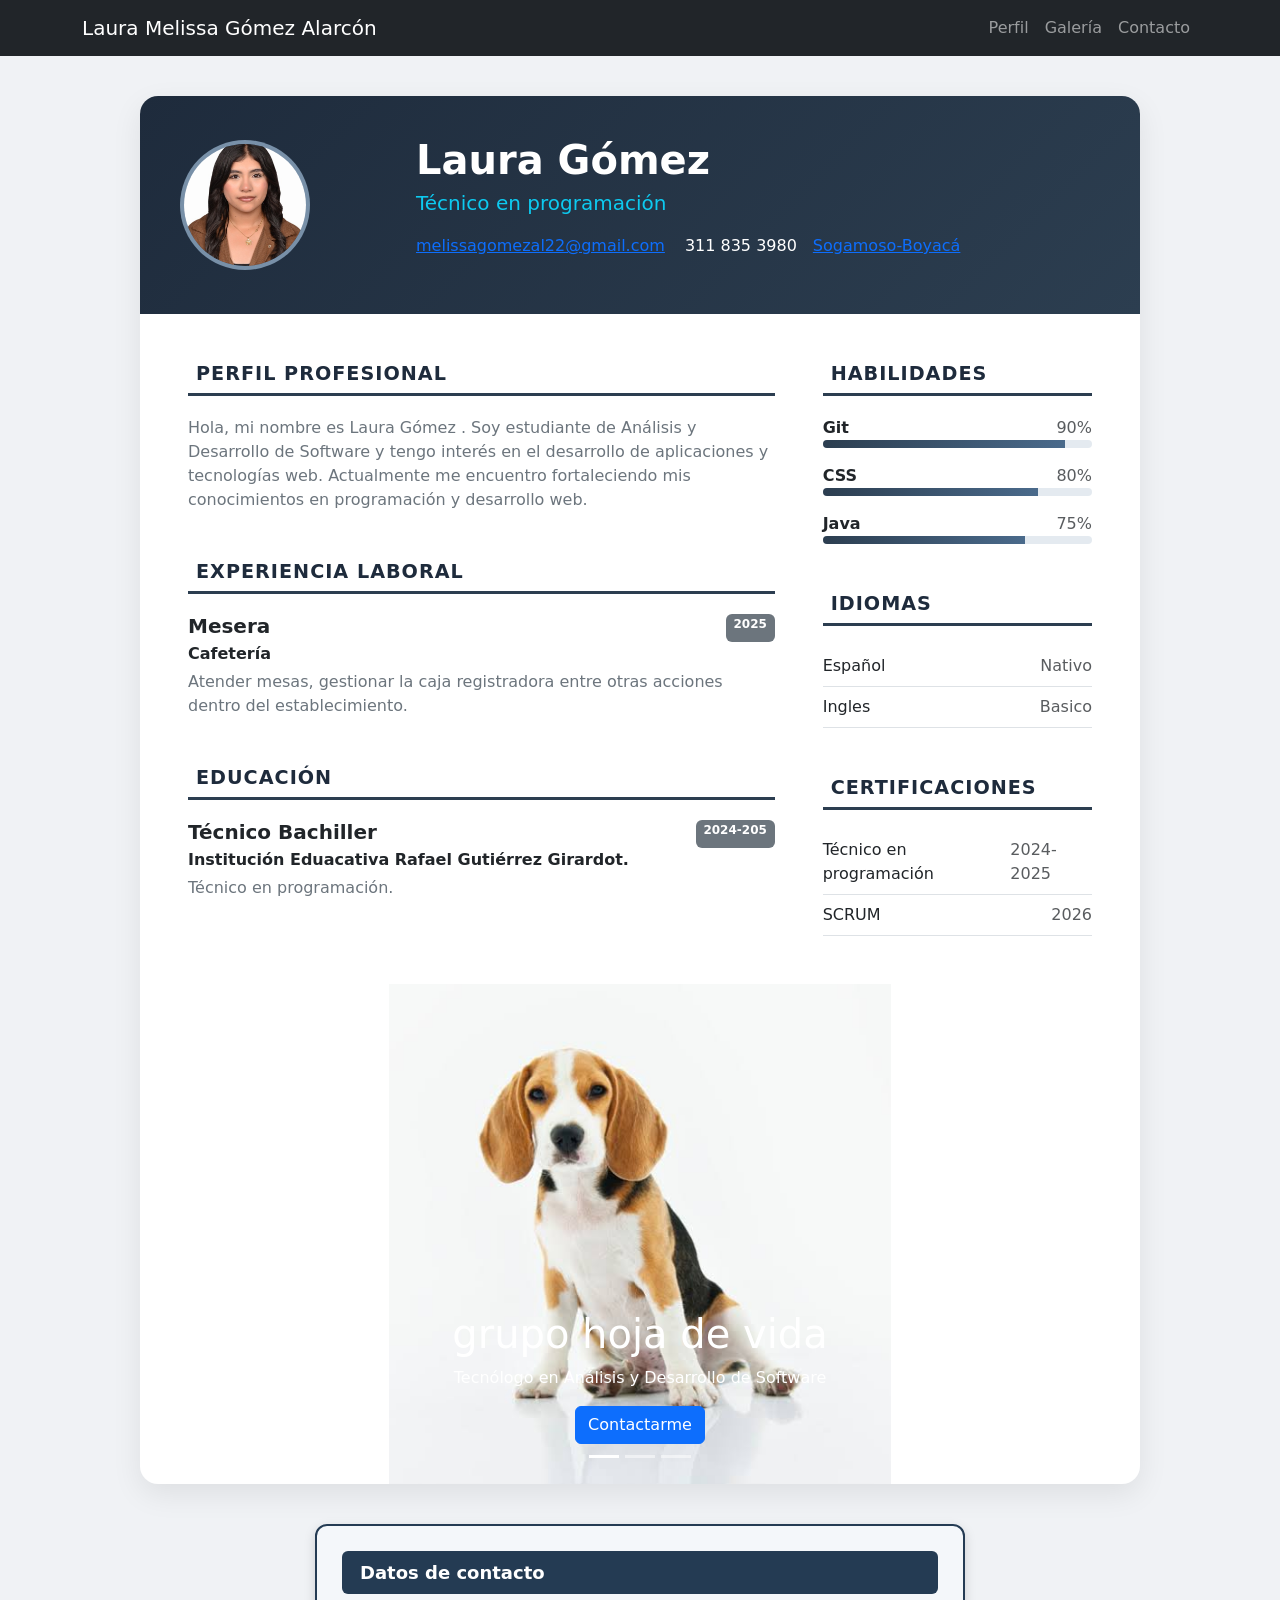
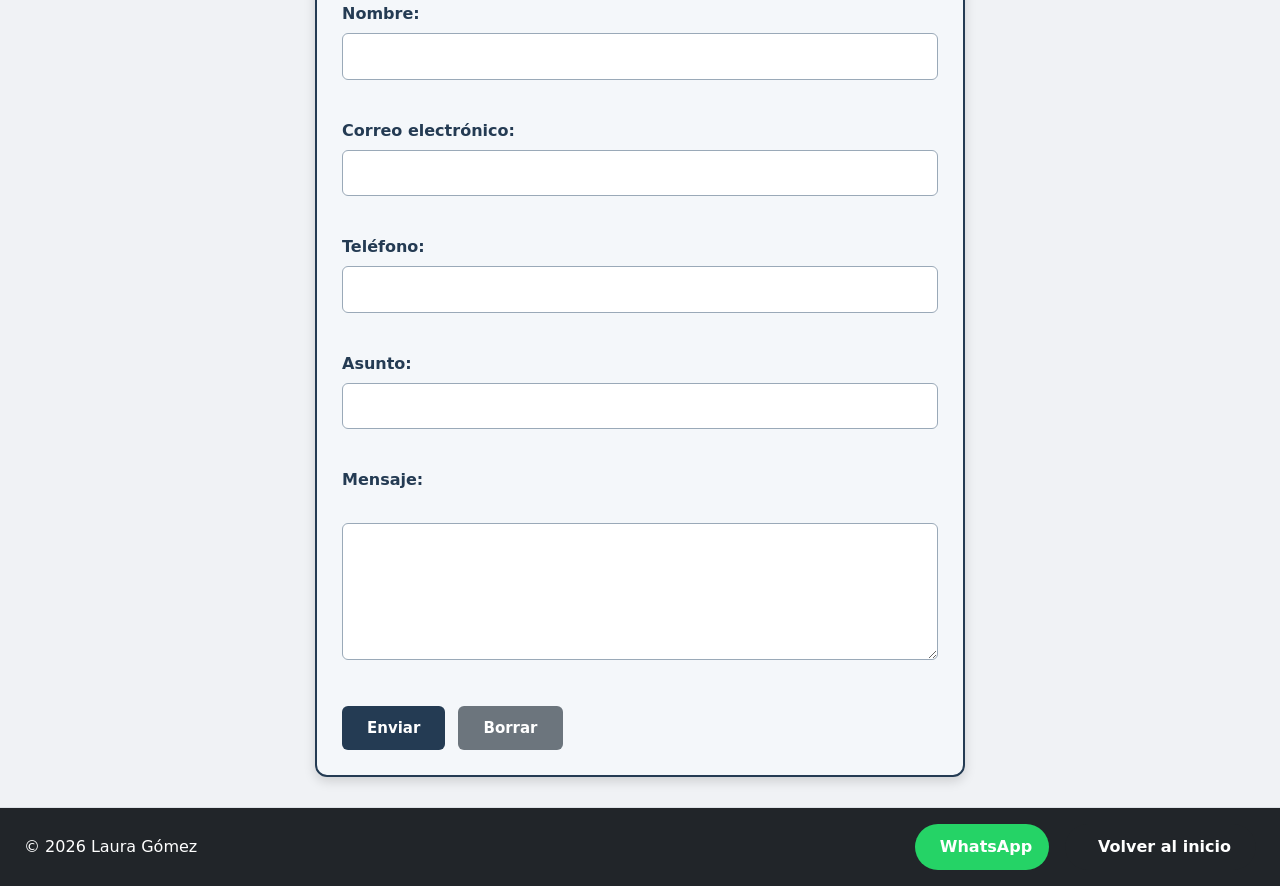
<file: index-cv-laura.html>
<!DOCTYPE html>
<html lang="es">
<head>
    <meta charset="UTF-8">
    <meta name="viewport" content="width=device-width, initial-scale=1.0">
    <title>CV-Laura</title>
    <link href="https://cdn.jsdelivr.net/npm/bootstrap@5.3.3/dist/css/bootstrap.min.css" rel="stylesheet">
    <link rel='stylesheet' href='CSS/style-CV.css'>

</head>

<body id="keiner">

<nav class="navbar navbar-expand-lg navbar-dark bg-dark ">
    <div class="container">

        <a class="navbar-brand" href="#inicio">
            Laura Melissa Gómez Alarcón
        </a>

        <button class="navbar-toggler"
                type="button"
                data-bs-toggle="collapse"
                data-bs-target="#menu">
            <span class="navbar-toggler-icon"></span>
        </button>

        <div class="collapse navbar-collapse" id="menu">
            <ul class="navbar-nav ms-auto">
                <li class="nav-item">
                    <a class="nav-link" href="#perfil1">Perfil</a>
                </li>
                <li class="nav-item">
                    <a class="nav-link" href="#miCarrusel">Galería</a>
                </li>
                <li class="nav-item">
                    <a href="#mi-legend" class="nav-link">Contacto</a>
                </li>
            </ul>
        </div>  
    </div>
</nav>

  <!-- ===== CONTENEDOR CV ===== -->
  <div class="cv-container" id="inicio">

    <!-- ===== CABECERA ===== -->
    <div class="cv-header">
      <div class="row align-items-center g-4">
        <!-- Avatar -->
        <div class="col-md-3 text-center text-md-start">
    <div class="cv-avatar mx-auto mx-md-0">
        <img src="img/laura-foto.jpeg" alt="">
    </div>
</div>
        <!-- Datos + Botones -->
        <div class="col-md-9">
          <h1 class="fw-bold mb-1">Laura Gómez</h1>
          <p class="fs-5 text-info mb-3">Técnico en programación</p>

          <div class="d-flex flex-wrap gap-3 mb-3">
            <a href="mailto:">melissagomezal22@gmail.com</a>
            <span><i class="bi bi-telephone-fill me-1"></i>311 835 3980</span>
            <a href="https://www.google.com/maps/@5.7573376,-72.9186304,14z?entry=ttu&g_ep=EgoyMDI2MDkyMC4wIKXMDSoASAFQAw%3D%3D" target="_blanck">Sogamoso-Boyacá</a>   
          </div>

          <!-- Botones -->
          <div class="d-flex flex-wrap gap-2">
           
            </a>
           
            </a>
          </div>
        </div>

      </div>
    </div>

    <!-- ===== CUERPO ===== -->
    <div class="p-4 p-md-5">
      <div class="row g-5">

        <!-- COLUMNA IZQUIERDA -->
        <div class="col-lg-8">

          <!-- Perfil -->
          <section id="perfil1" class="cv-seccion mb-5">
            <h2><i class="bi bi-person-badge me-2"></i> Perfil Profesional</h2>
            <p class="text-secondary">Hola, mi nombre es Laura Gómez . Soy estudiante de Análisis y Desarrollo de Software y tengo interés en el desarrollo de aplicaciones y tecnologías web.

Actualmente me encuentro fortaleciendo mis conocimientos en programación y desarrollo web.</p>
          </section>

          <!-- Experiencia -->
          <section class="cv-seccion mb-5">
            <h2><i class="bi bi-briefcase-fill me-2"></i> Experiencia Laboral</h2>
            <div class="cv-item">
              <div class="d-flex justify-content-between flex-wrap">
                <h5 class="fw-bold mb-1">Mesera</h5>
                <span class="badge bg-secondary">2025</span>
              </div>
              <p class="fw-semibold text-dark mb-1">Cafetería</p>
              <p class="text-secondary">Atender mesas, gestionar la caja registradora entre otras acciones dentro del establecimiento.</p>
            </div>

          </section>

          <!-- Educación -->
          <section class="cv-seccion">
            <h2><i class="bi bi-mortarboard-fill me-2"></i> Educación</h2>

            <div class="cv-item">
              <div class="d-flex justify-content-between flex-wrap">
                <h5 class="fw-bold mb-1">Técnico Bachiller</h5>
                <span class="badge bg-secondary">2024-205</span>
              </div>
              <p class="fw-semibold text-dark mb-1">Institución Eduacativa Rafael Gutiérrez Girardot. </p>
              <p class="text-secondary">Técnico en programación.</p>
            </div>

            
          </section>

        </div>

        <!-- COLUMNA DERECHA -->
        <div class="col-lg-4">

          <!-- Habilidades -->
          <section class="cv-seccion mb-5">
            <h2><i class="bi bi-gear-fill me-2"></i> Habilidades</h2>

            <div class="mb-3">
              <div class="d-flex justify-content-between">
                <span class="fw-semibold">Git</span>
                <span class="text-muted">90%</span>
              </div>
              <div class="barra"><div class="progreso" style="width:90%"></div></div>
            </div>

            <div class="mb-3">
              <div class="d-flex justify-content-between">
                <span class="fw-semibold">CSS</span>
                <span class="text-muted">80%</span>
              </div>
              <div class="barra"><div class="progreso" style="width:80%"></div></div>
            </div>

            <div class="mb-3">
              <div class="d-flex justify-content-between">
                <span class="fw-semibold">Java</span>
                <span class="text-muted">75%</span>
              </div>
              <div class="barra"><div class="progreso" style="width:75%"></div></div>
            </div>
          </section>

          <!-- Idiomas -->
          <section class="cv-seccion mb-5">
            <h2><i class="bi bi-globe2 me-2"></i> Idiomas</h2>
            <ul class="list-unstyled mb-0">
              <li class="d-flex justify-content-between border-bottom py-2">
                <span>Español</span><span class="text-muted">Nativo</span>
              </li>
              <li class="d-flex justify-content-between border-bottom py-2">
                <span>Ingles</span><span class="text-muted">Basico</span>
              </li>
        
            </ul>
          </section>

          <!-- Certificaciones -->
          <section class="cv-seccion">
            <h2><i class="bi bi-award-fill me-2"></i> Certificaciones</h2>
            <ul class="list-unstyled mb-0">
              <li class="d-flex justify-content-between border-bottom py-2">
                <span>Técnico en programación</span><span class="text-muted">2024-2025</span>
              </li>
              <li class="d-flex justify-content-between border-bottom py-2">
                <span>SCRUM</span><span class="text-muted">2026</span>
              </li>
            </ul>
          </section>

        </div>
      </div>
    </div>

<main id="inicio">

    <div id="miCarrusel"
         class="carousel slide"
         data-bs-ride="carousel">

        <div class="carousel-indicators">

            <button type="button"
                    data-bs-target="#miCarrusel"
                    data-bs-slide-to="0"
                    class="active">
            </button>

            <button type="button"
                    data-bs-target="#miCarrusel"
                    data-bs-slide-to="1">
            </button>

            <button type="button"
                    data-bs-target="#miCarrusel"
                    data-bs-slide-to="2">
            </button>

        </div>


        <div class="carousel-inner">

            <!-- Primera imagen -->
            <div class="carousel-item active">

                <img src="img/images (1).jpg"
                     class="d-block w-100"
                     style="height: 500px; object-fit: contain;"
                     alt="Foto personal">

                <div class="carousel-caption">
                    <h1>grupo hoja de vida </h1>

                    <p>
                        Tecnólogo en Análisis y Desarrollo de Software
                    </p>

                    <a href="#contacto"
                       class="btn btn-primary">
                        Contactarme
                    </a>
                </div>

            </div>

            <!-- Segunda -->
            <div class="carousel-item">
                
                <div class="bg-secondary"
                     style="height: 500px;">
                      <img src="img/istockphoto-542701780-612x612.jpg"
                     class="d-block w-100"
                     style="height: 500px; object-fit: contain;"
                     alt="Foto personal">
                </div>

                <div class="carousel-caption">

                    <h1>Desarrollo Web</h1>

                    <p>
                        Interesada en crear aplicaciones modernas, funcionales y que te garanticen un buen funcionamiento.
                    </p>

                    <a href="#habilidades"
                       class="btn btn-primary">
                        Ver habilidades
                    </a>

                </div>

            </div>


            <!-- Tercera -->
            <div class="carousel-item">

                <div class="bg-dark"
                     style="height: 500px;">
                      <img src="img/images.jpg"
                     class="d-block w-100"
                     style="height: 500px; object-fit: contain;"
                     alt="Foto personal">
                </div>

                <div class="carousel-caption">

                    <h1>Mis proyectos</h1>

                    <p>
                        Conoce algunos de mis proyectos académicos.
                    </p>

                    <a href="#proyectos"
                       class="btn btn-primary">
                        Ver proyectos
                    </a>

                </div>

            </div>

        </div>


        <!-- Botón anterior -->
        <button class="carousel-control-prev"
                type="button"
                data-bs-target="#miCarrusel"
                data-bs-slide="prev">

            <span class="carousel-control-prev-icon"></span>

        </button>


        <!-- Botón siguiente -->
        <button class="carousel-control-next"
                type="button"
                data-bs-target="#miCarrusel"
                data-bs-slide="next">

            <span class="carousel-control-next-icon"></span>

        </button>

    </div>
  </div>
   
            <form action="#" method="GET">
                <fieldset>
                    <legend id="mi-legend" >Datos de contacto</legend>
                    <label for="nombre">
                        Nombre:
                    </label>
                    <input type="text"
                           id="nombre"
                           name="nombre"
                           required>
                    <br><br>
                    <label for="correo">
                        Correo electrónico:
                    </label>
                    <input type="email"
                           id="correo"
                           name="correo"
                           required>
                    <br><br>
                    <label for="telefono">
                        Teléfono:
                    </label>
                    <input type="tel"
                           id="telefono"
                           name="telefono">
                    <br><br>
                    <label for="asunto">
                        Asunto:
                    </label>
                    <input type="text"
                           id="asunto"
                           name="asunto">
                    <br><br>
                    <label for="mensaje">
                        Mensaje:
                    </label>
                    <br>
                    <textarea id="mensaje"
                              name="mensaje"
                              rows="5"
                              cols="40"></textarea>
                    <br><br>
                    <input class="boton-contacto"
                           type="submit"
                           value="Enviar">
                    <input class="boton-contacto limpiar"
                           type="reset"
                           value="Borrar">
                </fieldset>
            </form>
        </section>
  <footer id="mi-footer" class="d-flex flex-wrap justify-content-between align-items-center py-3 mt-4 mb-0 border-top text-bg-dark w-100 px-4">
    <div class="col-md-4 d-flex align-items-center">
        <span class="mb-0 text-white">
            © 2026 Laura Gómez
        </span>
    </div>

    <div class="col-md-4 d-flex justify-content-end align-items-center gap-3" >
        <a href="https://wa.me" target="_blank" class="btn btn-whatsapp text-white rounded-pill px-3">
            <i class="bi bi-whatsapp me-2"></i> WhatsApp
        </a>
        <a href="#inicio" class="btn btn-inicio text-bg-dark text-decoration-none">
            <i class="bi bi-arrow-up-circle me-2"></i> Volver al inicio
        </a>
    </div>
</footer>
  <script src="https://cdn.jsdelivr.net/npm/bootstrap@5.3.3/dist/js/bootstrap.bundle.min.js"></script>
</body>
</html>
</file>
<file: CSS/style-CV.css>
body {
      background-color: #f0f2f5;
      scroll-behavior: smooth;
      margin: 0px;
    }

    .cv-container {
      max-width: 1000px;
      margin: 40px auto;
      background: #fff;
      border-radius: 18px;
      box-shadow: 0 10px 30px rgba(0,0,0,0.08);
      overflow: hidden;
    }
    .cv-avatar {
    width: 180px;
    height: 180px;
    border-radius: 50%;
    overflow: hidden;
    border: 4px solid #0dcaf0;
    background-color: #212529;
}

.cv-avatar img {
    width: 100%;
    height: 100%;
    object-fit: cover;
    display: block;
}

    .cv-header {
      background: linear-gradient(135deg, #1e2b3c, #2c3e50);
      color: #fff;
      padding: 40px;
    }

    .cv-avatar {
      width: 130px;
      height: 130px;
      border-radius: 50%;
      background: #4a6a8b;
      display: flex;
      align-items: center;
      justify-content: center;
      font-size: 3rem;
      border: 4px solid rgba(255,255,255,0.25);
    }

    .cv-seccion h2 {
      font-size: 1.2rem;
      font-weight: 700;
      text-transform: uppercase;
      letter-spacing: 1px;
      color: #1e2b3c;
      border-bottom: 3px solid #2c3e50;
      padding-bottom: 8px;
      margin-bottom: 20px;
    }

    .cv-item {
      margin-bottom: 22px;
    }

    .barra {
      height: 8px;
      background: #e4eaf0;
      border-radius: 10px;
      overflow: hidden;
    }

    .barra .progreso {
      height: 100%;
      background: linear-gradient(90deg, #2c3e50, #4a6a8b);
    }

    .btn-whatsapp {
      background-color: #25D366;
      color: #fff;
      border-radius: 40px;
      font-weight: 600;
      padding: 10px 24px;
    }

    .btn-whatsapp:hover {
      background-color: #1ebe5a;
      color: #fff;
    }

    .btn-inicio {
      background-color: #fff;
      color: #1e2b3c;
      border-radius: 40px;
      font-weight: 600;
      padding: 10px 24px;
    }

    .btn-inicio:hover {
      background-color: #e9eef3;
      color: #1e2b3c;
    }
    /* FORMULARIO DE CONTACTO */

form {
    max-width: 650px;
    margin: 30px auto;
}

fieldset {
    border: 2px solid #243b53;
    border-radius: 12px;
    padding: 25px;
    background-color: #f4f7fa;
    box-shadow: 0 4px 12px rgba(0, 0, 0, 0.15);
}

legend {
    background-color: #243b53;
    color: white;
    padding: 8px 18px;
    border-radius: 6px;
    font-size: 18px;
    font-weight: bold;
}

label {
    display: block;
    margin-bottom: 7px;
    color: #243b53;
    font-weight: bold;
}

input[type="text"],
input[type="email"],
input[type="tel"],
textarea {
    width: 100%;
    padding: 11px;
    margin-bottom: 15px;
    border: 1px solid #9aa9b8;
    border-radius: 6px;
    box-sizing: border-box;
    font-size: 15px;
    background-color: white;
}

/* Cuando se selecciona un campo */

input:focus,
textarea:focus {
    outline: none;
    border: 2px solid #243b53;
    box-shadow: 0 0 5px rgba(36, 59, 83, 0.3);
}

/* Caja del mensaje */

textarea {
    resize: vertical;
    min-height: 120px;
}

/* Botones */

.boton-contacto {
    background-color: #243b53;
    color: white;
    border: none;
    padding: 11px 25px;
    margin-right: 8px;
    border-radius: 6px;
    font-size: 15px;
    font-weight: bold;
    cursor: pointer;
}

.boton-contacto:hover {
    background-color: #162b40;
}

/* Botón borrar */

.boton-contacto.limpiar {
    background-color: #6c757d;
}

.boton-contacto.limpiar:hover {
    background-color: #495057;
}

.perfil-card {
    width: 280px;
    border: none;
    border-radius: 20px;
    overflow: hidden;
    transition: transform 0.3s ease;
}

.perfil-card:hover {
    transform: translateY(-5px);
}

.perfil-foto {
    width: 110px;
    height: 110px;
    object-fit: cover;
}

.perfil-card .card-title {
    color: #26384a;
    font-weight: bold;
}


/* =========================================
   TARJETAS DE PROYECTOS
   ========================================= */

.proyecto-card {
    border: none;
    border-radius: 15px;
    overflow: hidden;
    transition: transform 0.3s ease, box-shadow 0.3s ease;
}

.proyecto-card:hover {
    transform: translateY(-5px);
}

.proyecto-img {
    width: 300px;
    height: 300px;
    object-fit: cover;
    border-radius: 10px;
}

.proyecto-card .card-title {
    color: #26384a;
    font-weight: bold;
}

.pagina {
            background-color: #121212;
            color: white;
            min-height: 100vh;
            display: flex;
            align-items: center;
        }

        .titulo {
            color: #39ff88;
            font-weight: bold;
            font-size: 45px;
        }

        .texto {
            color: #d0d0d0;
            font-size: 18px;
        }

        .imagen {
            max-width: 350px;
        }
/* Adaptación para celulares */

@media (max-width: 700px) {
    form {
        width: 90%;
    }

    fieldset {
        padding: 18px;
    }

    .boton-contacto {
        width: 100%;
        margin-bottom: 10px;
    }
}
</file>
